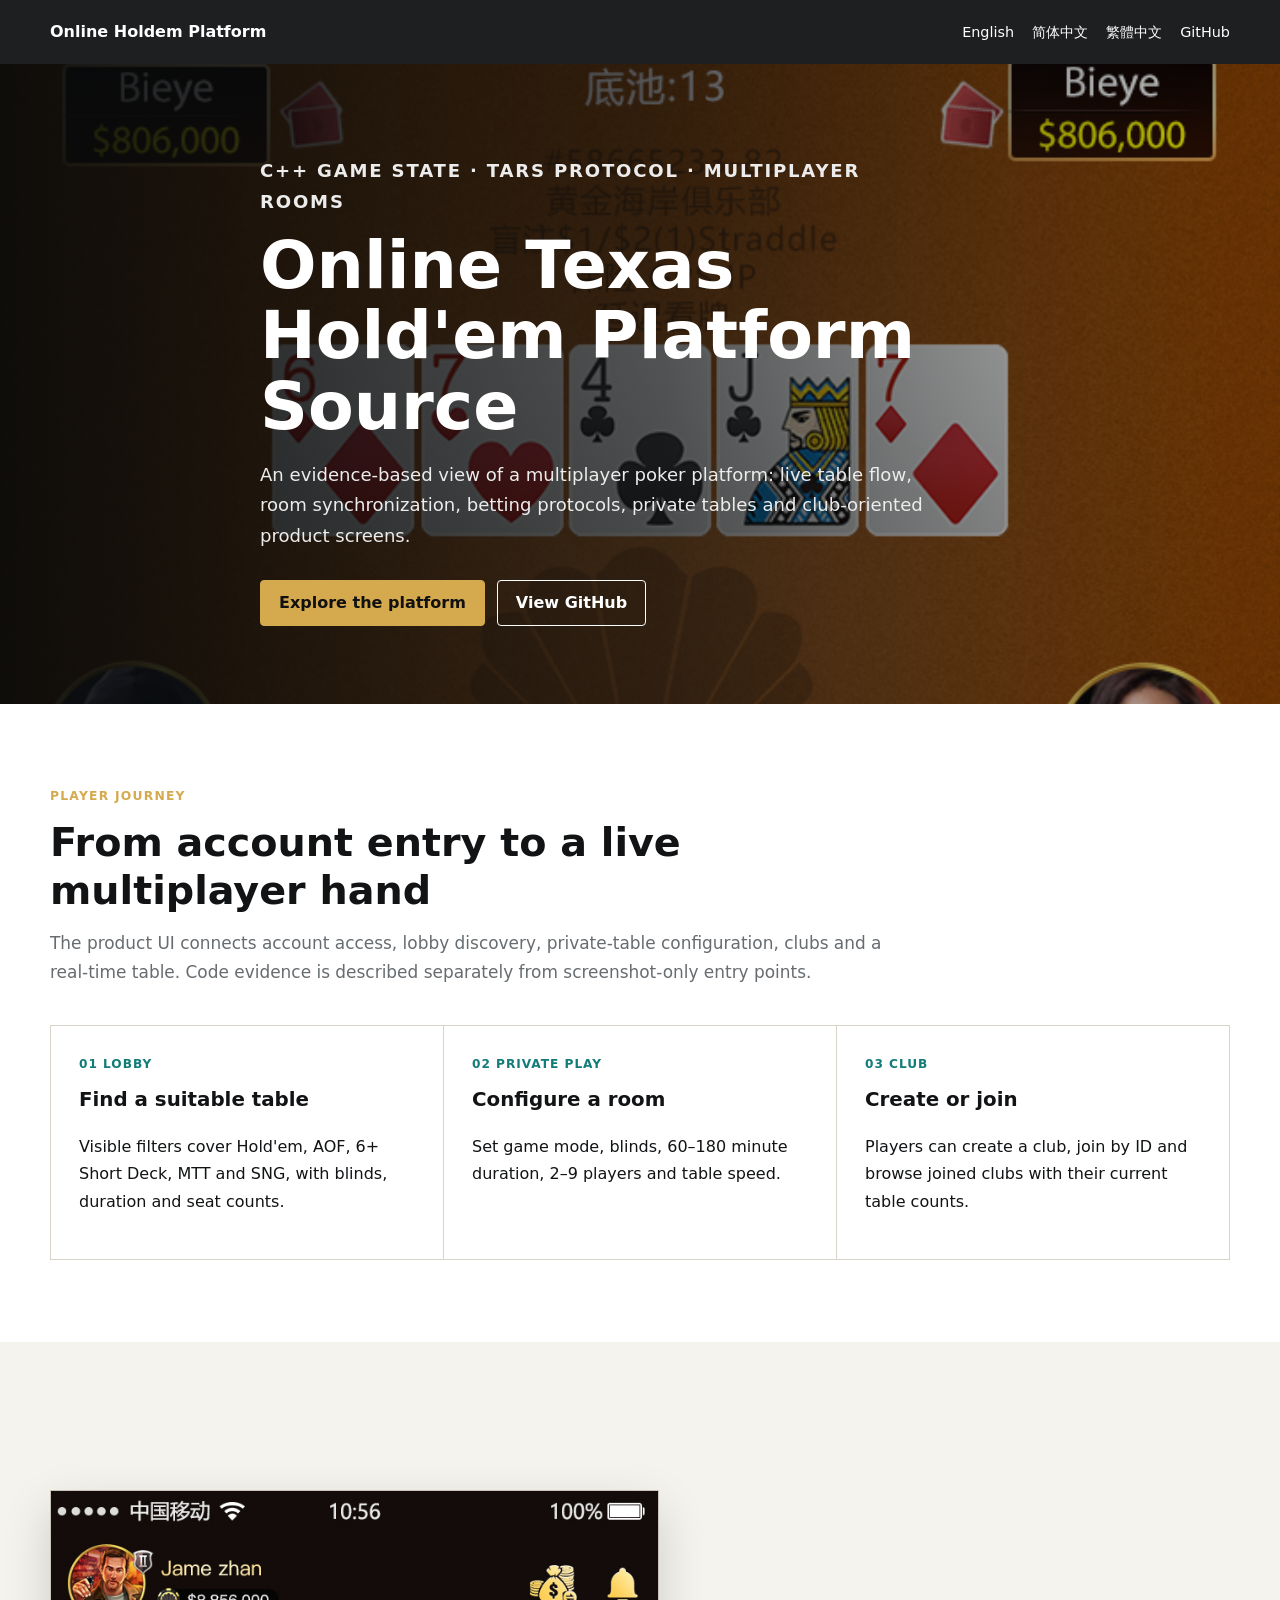
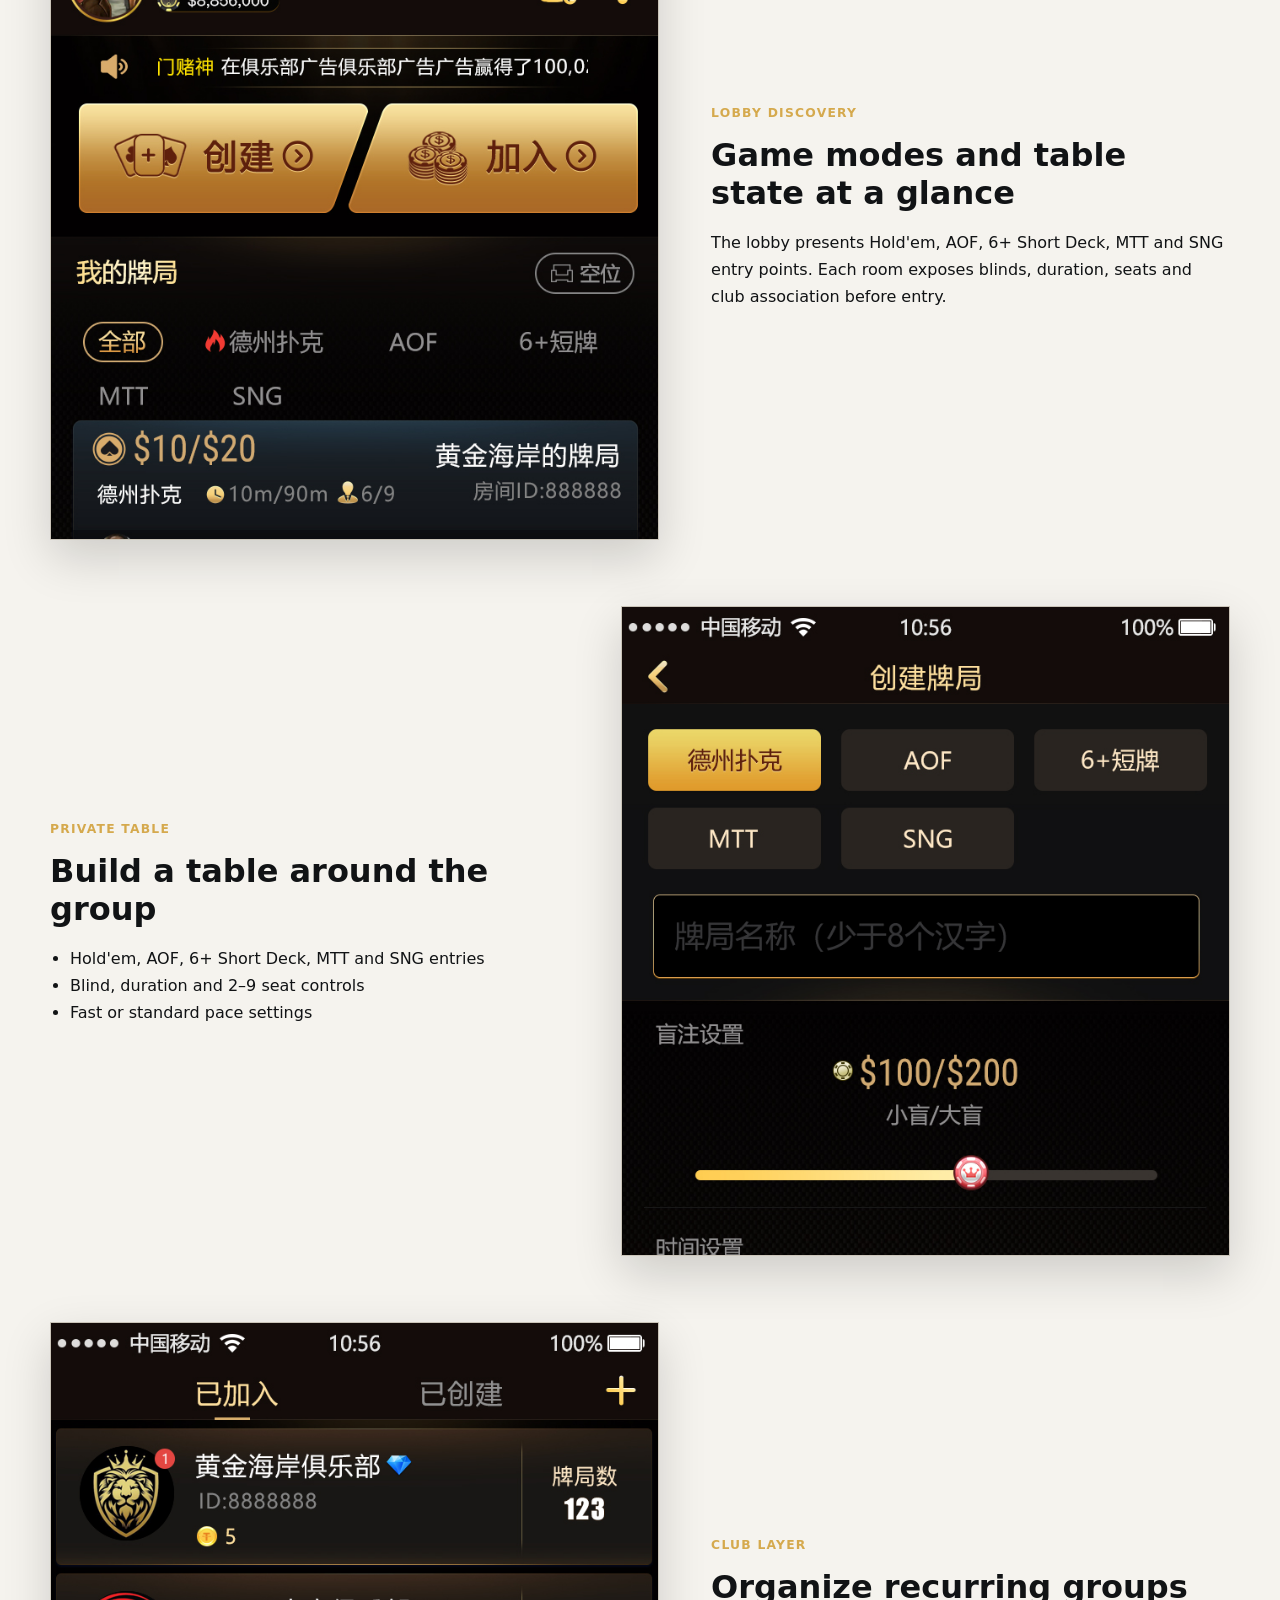
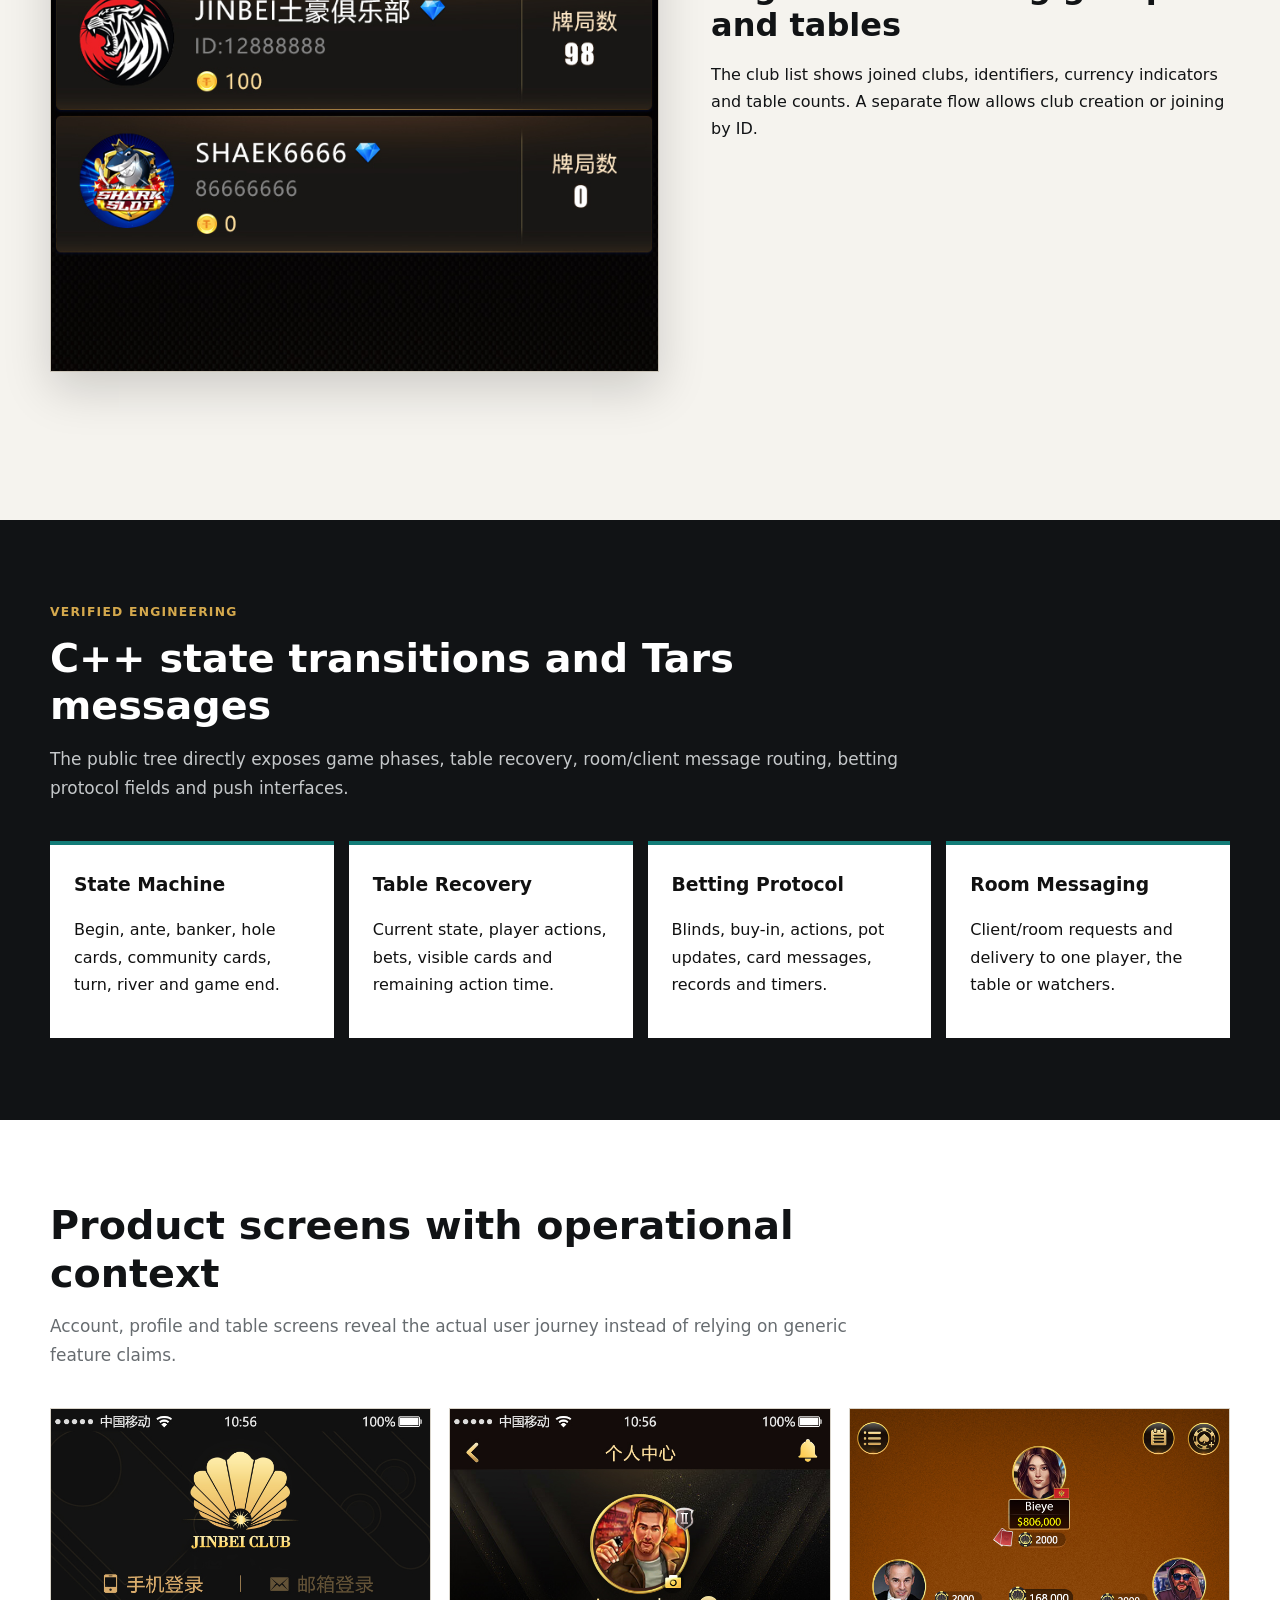
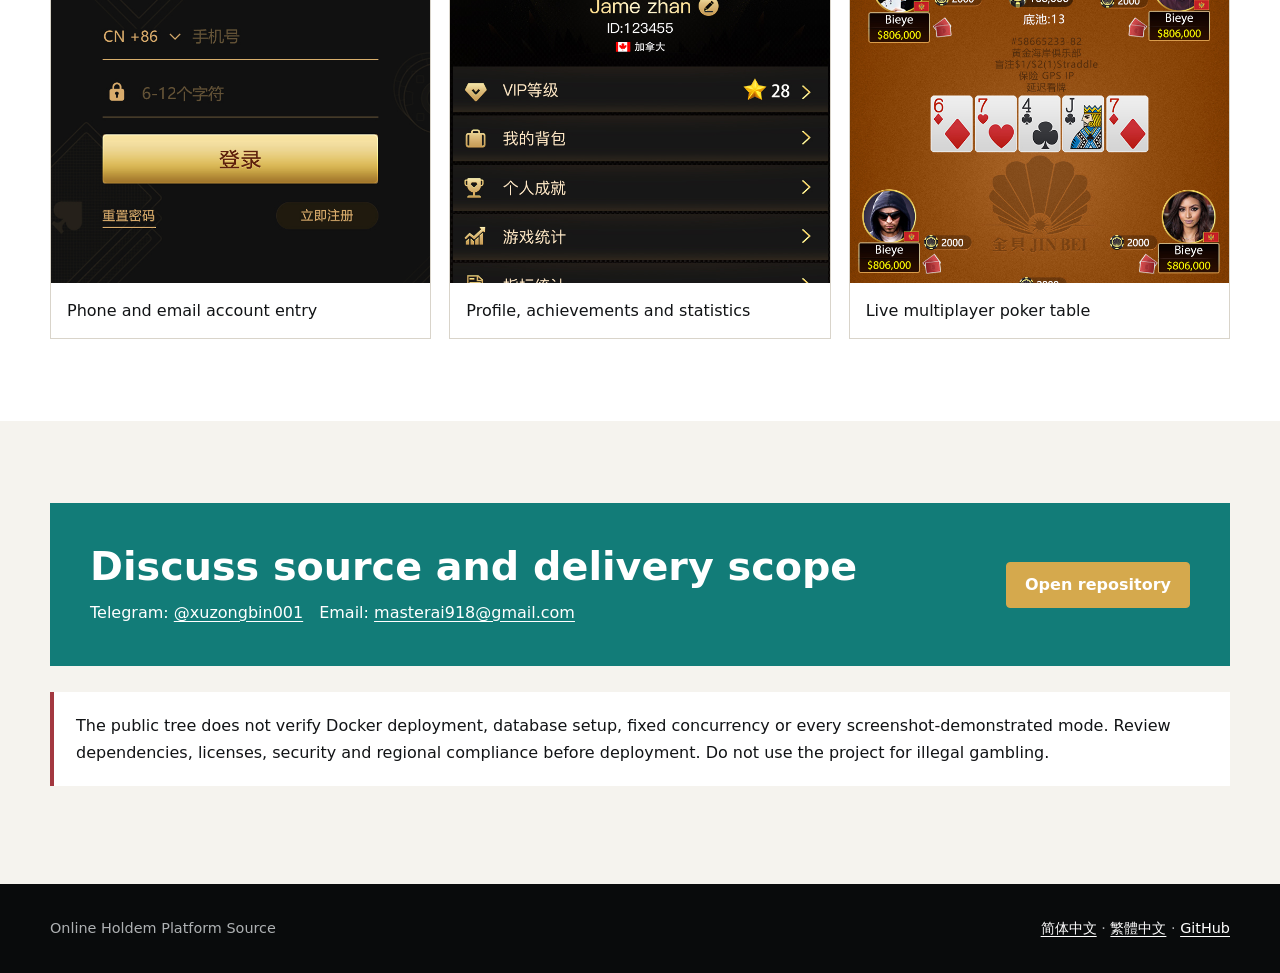
<file: docs/index.html>
<!doctype html><html lang="en"><head>
<meta name="google-site-verification" content="rrp5Uvgzi-1-rMxUBfhV3wjlNrFqzwnqiA4e3qsOLEM" />
<meta charset="utf-8"><meta name="viewport" content="width=device-width,initial-scale=1">
<title>Online Holdem Platform Source | C++ Server</title>
<meta name="description" content="Online Texas Holdem platform source code with a C++ game state machine, multiplayer rooms, betting protocols, private tables and club product screens.">
<meta name="robots" content="index,follow,max-image-preview:large"><link rel="canonical" href="https://deeptexas-ai.github.io/online-holdem-platform/">
<link rel="alternate" hreflang="en" href="https://deeptexas-ai.github.io/online-holdem-platform/"><link rel="alternate" hreflang="zh-CN" href="https://deeptexas-ai.github.io/online-holdem-platform/zh-cn/"><link rel="alternate" hreflang="zh-TW" href="https://deeptexas-ai.github.io/online-holdem-platform/zh-tw/"><link rel="alternate" hreflang="x-default" href="https://deeptexas-ai.github.io/online-holdem-platform/"><link rel="stylesheet" href="assets/style.css">
<meta property="og:type" content="website"><meta property="og:title" content="Online Texas Holdem Platform Source"><meta property="og:description" content="C++ hand state, room messages, betting protocols and real product screens."><meta property="og:url" content="https://deeptexas-ai.github.io/online-holdem-platform/"><meta property="og:image" content="https://deeptexas-ai.github.io/online-holdem-platform/assets/screenshots/5555.jpg">
<script type="application/ld+json">{"@context":"https://schema.org","@type":"SoftwareSourceCode","name":"Online Texas Holdem Platform Source","description":"C++ game state machine, multiplayer room messages and Tars betting protocols for an online Holdem platform.","url":"https://deeptexas-ai.github.io/online-holdem-platform/","codeRepository":"https://github.com/deeptexas-ai/online-holdem-platform","programmingLanguage":["C++","Tars IDL"],"image":"https://deeptexas-ai.github.io/online-holdem-platform/assets/screenshots/5555.jpg"}</script></head>
<body><nav class="topbar"><div class="wrap"><a class="brand" href="./">Online Holdem Platform</a><div class="nav"><a href="./">English</a><a href="zh-cn/">简体中文</a><a href="zh-tw/">繁體中文</a><a href="https://github.com/deeptexas-ai/online-holdem-platform">GitHub</a></div></div></nav>
<header class="hero"><div class="wrap hero-inner"><p class="eyebrow">C++ Game State · Tars Protocol · Multiplayer Rooms</p><h1>Online Texas Hold'em Platform Source</h1><p>An evidence-based view of a multiplayer poker platform: live table flow, room synchronization, betting protocols, private tables and club-oriented product screens.</p><div class="actions"><a class="button" href="#features">Explore the platform</a><a class="button alt" href="https://github.com/deeptexas-ai/online-holdem-platform">View GitHub</a></div></div></header>
<main><section class="section white" id="features"><div class="wrap"><p class="eyebrow">Player Journey</p><h2>From account entry to a live multiplayer hand</h2><p class="lead">The product UI connects account access, lobby discovery, private-table configuration, clubs and a real-time table. Code evidence is described separately from screenshot-only entry points.</p><div class="feature-grid"><article class="feature"><b>01 Lobby</b><h3>Find a suitable table</h3><p>Visible filters cover Hold'em, AOF, 6+ Short Deck, MTT and SNG, with blinds, duration and seat counts.</p></article><article class="feature"><b>02 Private Play</b><h3>Configure a room</h3><p>Set game mode, blinds, 60–180 minute duration, 2–9 players and table speed.</p></article><article class="feature"><b>03 Club</b><h3>Create or join</h3><p>Players can create a club, join by ID and browse joined clubs with their current table counts.</p></article></div></div></section>
<section class="section"><div class="wrap"><div class="story"><div class="media"><img src="assets/screenshots/1111.jpg" alt="Online Texas Holdem lobby with AOF Short Deck MTT and SNG"></div><div class="story-copy"><p class="eyebrow">Lobby Discovery</p><h3>Game modes and table state at a glance</h3><p>The lobby presents Hold'em, AOF, 6+ Short Deck, MTT and SNG entry points. Each room exposes blinds, duration, seats and club association before entry.</p></div></div><div class="story reverse"><div class="media"><img src="assets/screenshots/2222.jpg" alt="Private poker table mode blinds duration seats and speed settings"></div><div class="story-copy"><p class="eyebrow">Private Table</p><h3>Build a table around the group</h3><ul><li>Hold'em, AOF, 6+ Short Deck, MTT and SNG entries</li><li>Blind, duration and 2–9 seat controls</li><li>Fast or standard pace settings</li></ul></div></div><div class="story"><div class="media"><img src="assets/screenshots/3333.jpg" alt="Texas Holdem poker clubs and active table counts"></div><div class="story-copy"><p class="eyebrow">Club Layer</p><h3>Organize recurring groups and tables</h3><p>The club list shows joined clubs, identifiers, currency indicators and table counts. A separate flow allows club creation or joining by ID.</p></div></div></div></section>
<section class="section dark"><div class="wrap"><p class="eyebrow">Verified Engineering</p><h2>C++ state transitions and Tars messages</h2><p class="lead">The public tree directly exposes game phases, table recovery, room/client message routing, betting protocol fields and push interfaces.</p><div class="arch"><article class="layer"><h3>State Machine</h3><p>Begin, ante, banker, hole cards, community cards, turn, river and game end.</p></article><article class="layer"><h3>Table Recovery</h3><p>Current state, player actions, bets, visible cards and remaining action time.</p></article><article class="layer"><h3>Betting Protocol</h3><p>Blinds, buy-in, actions, pot updates, card messages, records and timers.</p></article><article class="layer"><h3>Room Messaging</h3><p>Client/room requests and delivery to one player, the table or watchers.</p></article></div></div></section>
<section class="section white"><div class="wrap"><h2>Product screens with operational context</h2><p class="lead">Account, profile and table screens reveal the actual user journey instead of relying on generic feature claims.</p><div class="gallery"><figure><img src="assets/screenshots/001.jpg" alt="Online Holdem phone and email account login"><figcaption>Phone and email account entry</figcaption></figure><figure><img src="assets/screenshots/4444.jpg" alt="Poker player profile achievements and statistics"><figcaption>Profile, achievements and statistics</figcaption></figure><figure><img src="assets/screenshots/5555.jpg" alt="Multiplayer real-time Texas Holdem poker table"><figcaption>Live multiplayer poker table</figcaption></figure></div></div></section>
<section class="section"><div class="wrap"><div class="contact"><div><h2>Discuss source and delivery scope</h2><p>Telegram: <a href="https://t.me/xuzongbin001">@xuzongbin001</a>　Email: <a href="mailto:masterai918@gmail.com">masterai918@gmail.com</a></p></div><a class="button" href="https://github.com/deeptexas-ai/online-holdem-platform">Open repository</a></div><p class="scope">The public tree does not verify Docker deployment, database setup, fixed concurrency or every screenshot-demonstrated mode. Review dependencies, licenses, security and regional compliance before deployment. Do not use the project for illegal gambling.</p></div></section></main>
<footer class="footer"><div class="wrap"><span>Online Holdem Platform Source</span><span><a href="zh-cn/">简体中文</a> · <a href="zh-tw/">繁體中文</a> · <a href="https://github.com/deeptexas-ai/online-holdem-platform">GitHub</a></span></div></footer></body></html>
</file>
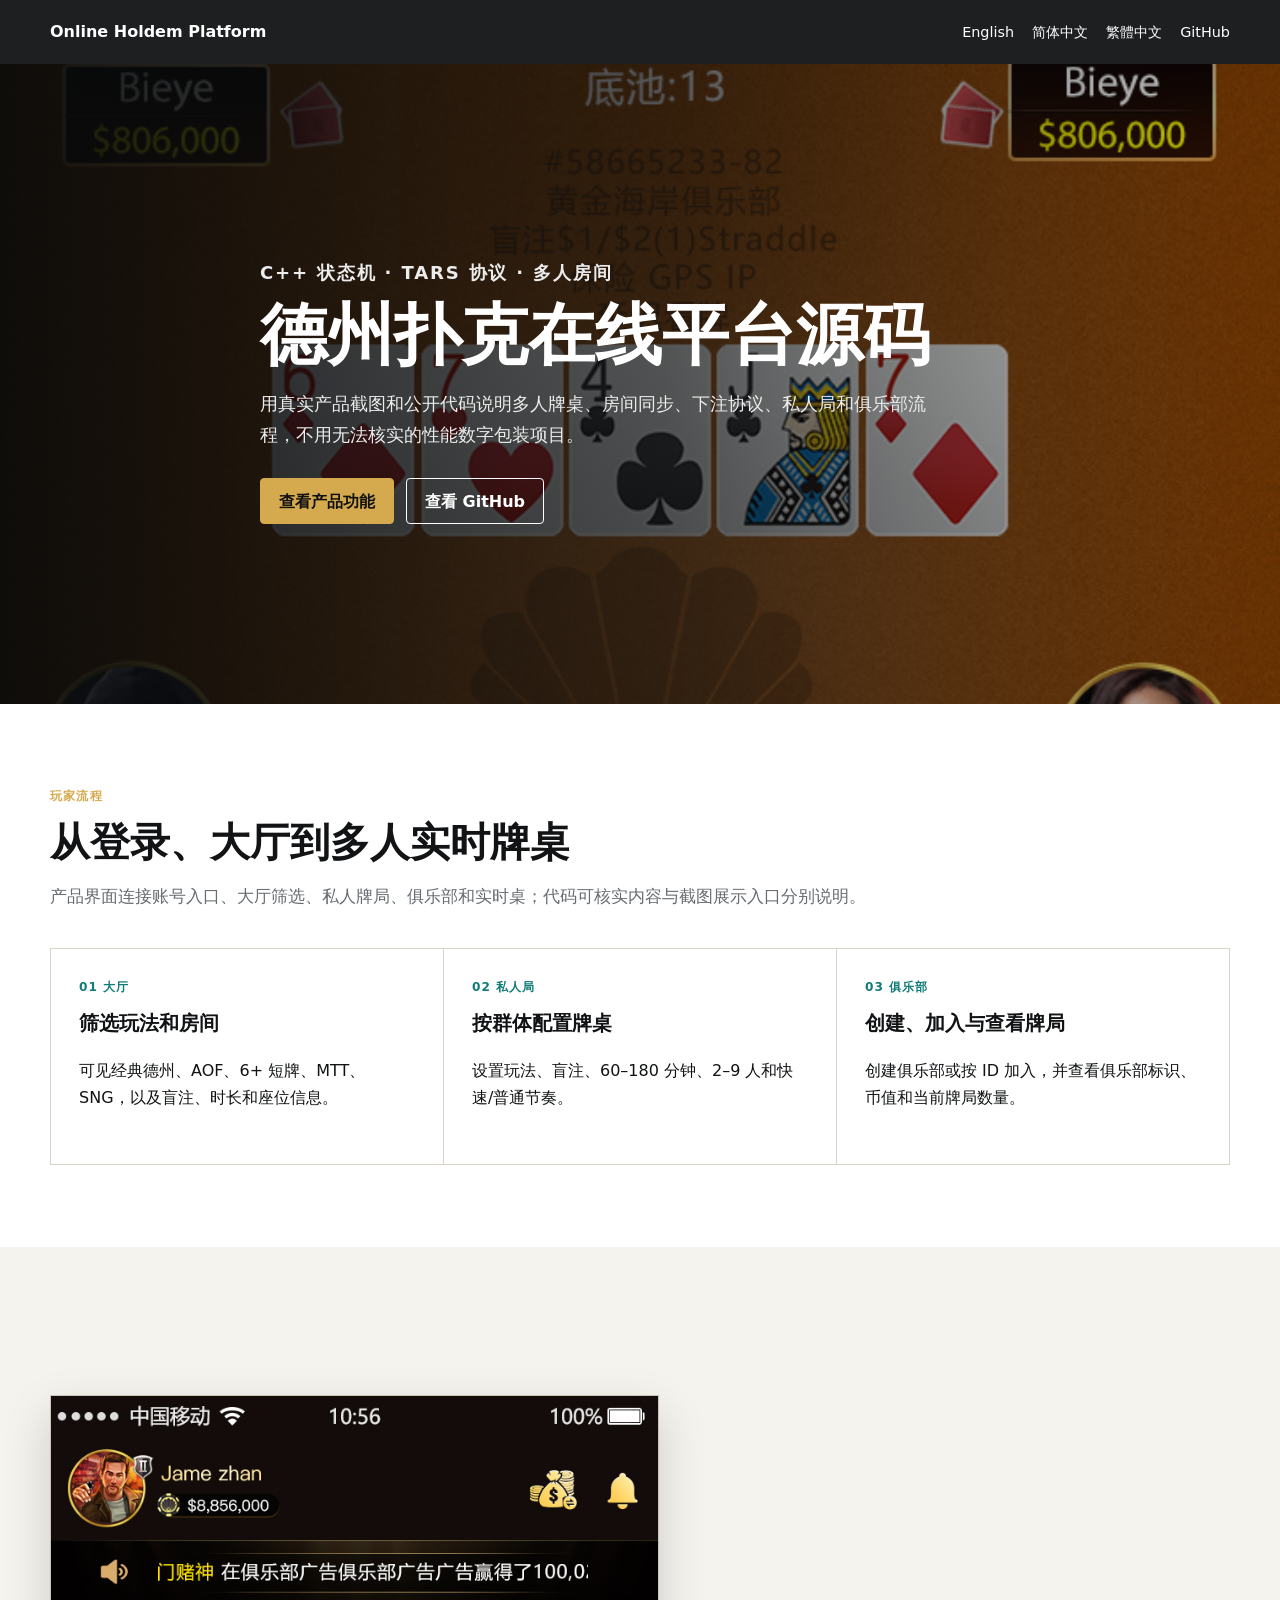
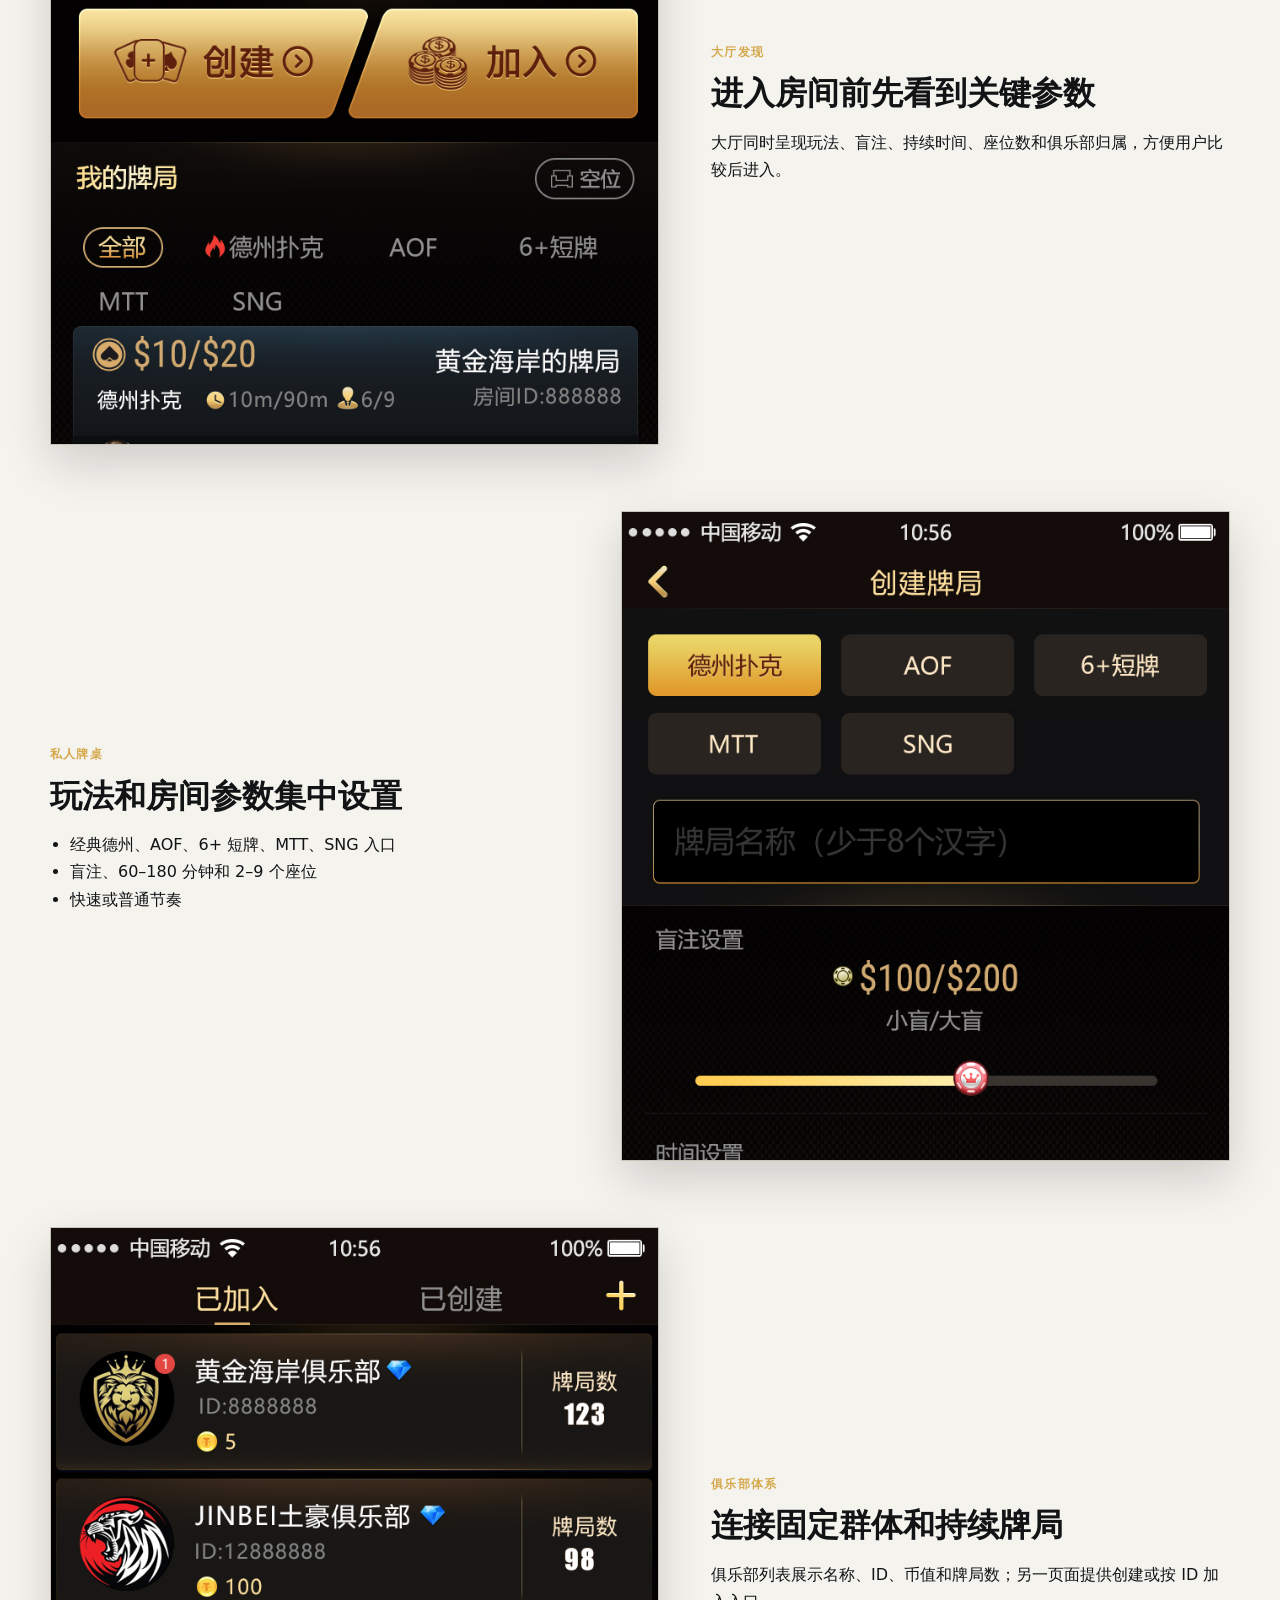
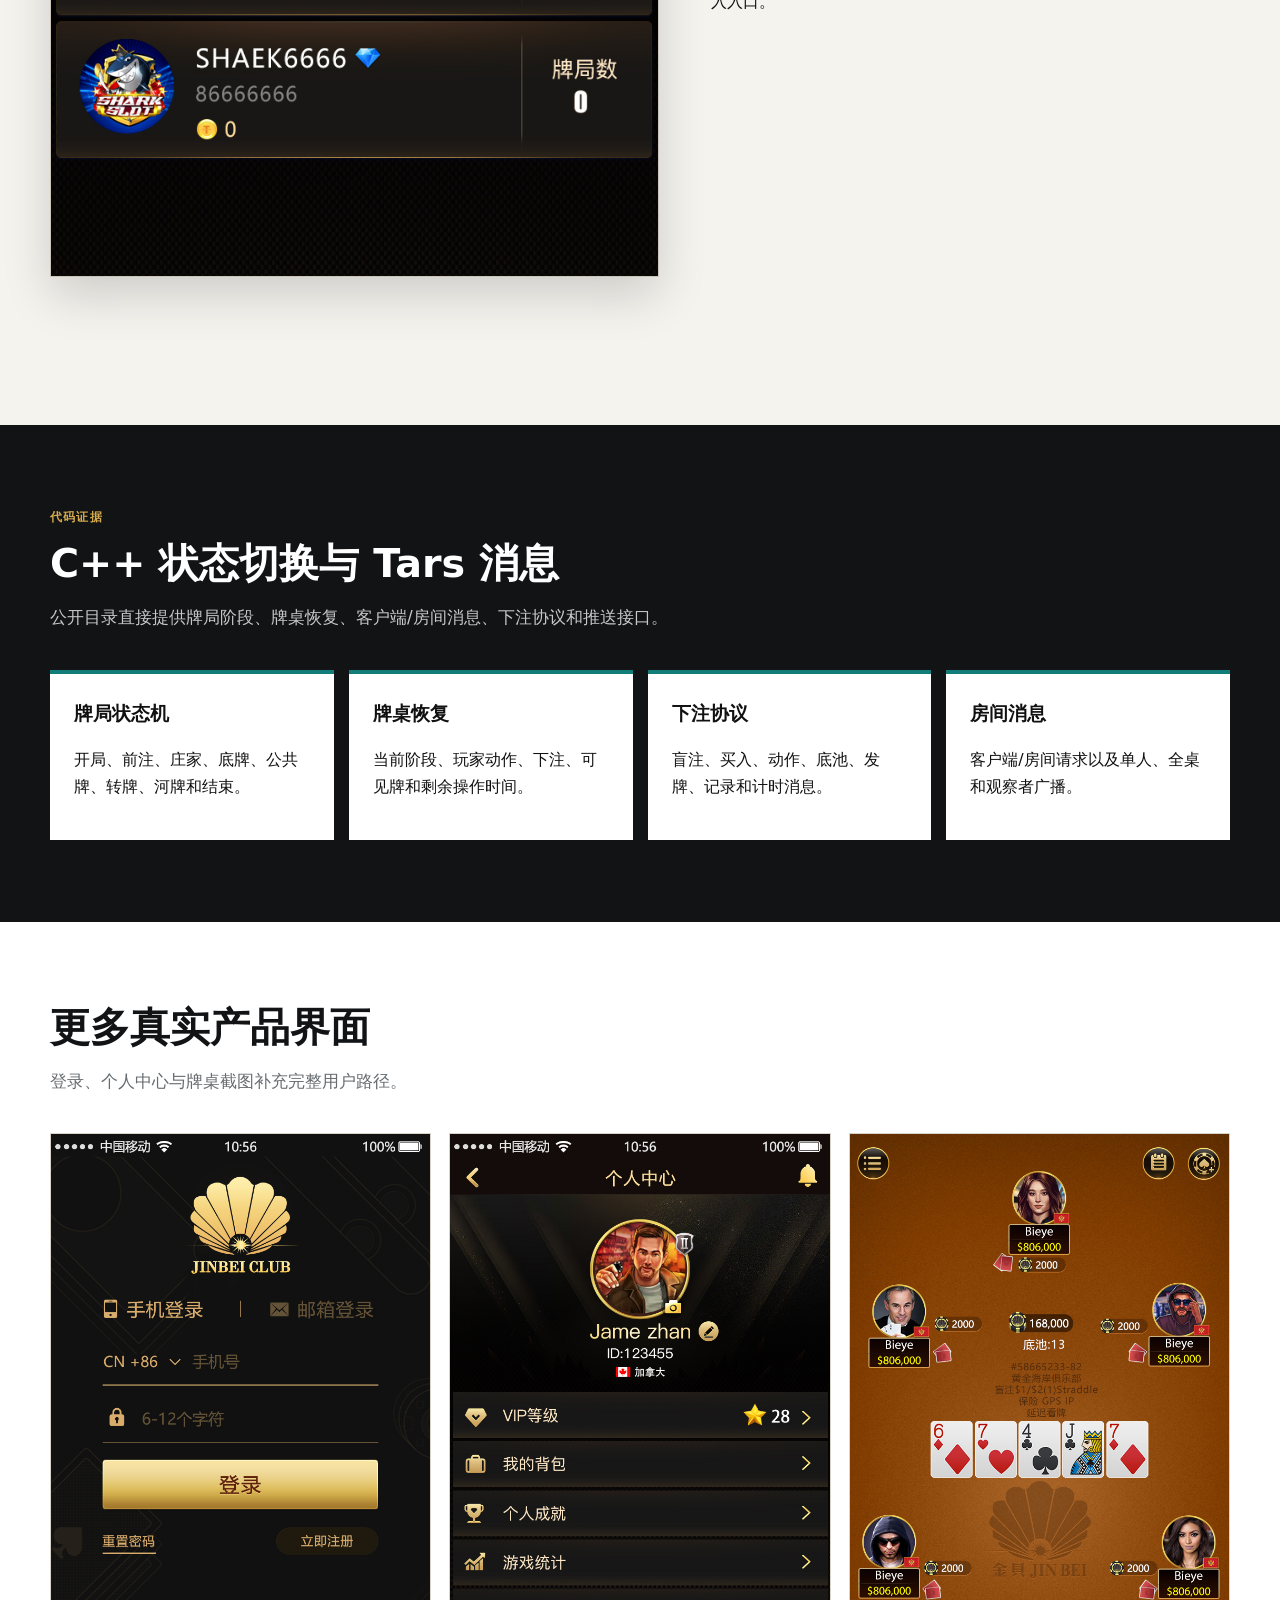
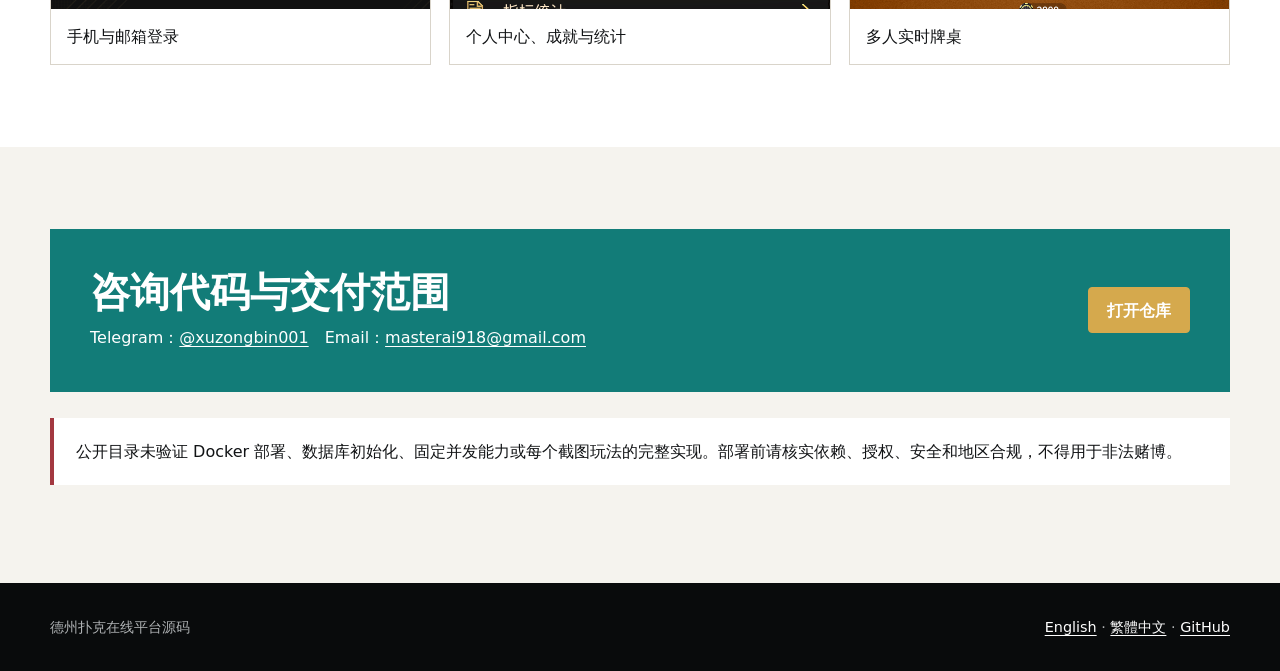
<file: docs/zh-cn/index.html>
<!doctype html><html lang="zh-CN"><head><meta charset="utf-8"><meta name="viewport" content="width=device-width,initial-scale=1"><title>德州扑克在线平台源码 | C++牌局服务</title><meta name="description" content="德州扑克在线平台源码：C++牌局状态机、多人房间、下注协议、私人局、俱乐部与真实产品截图。"><meta name="robots" content="index,follow,max-image-preview:large"><link rel="canonical" href="https://deeptexas-ai.github.io/online-holdem-platform/zh-cn/"><link rel="alternate" hreflang="en" href="https://deeptexas-ai.github.io/online-holdem-platform/"><link rel="alternate" hreflang="zh-CN" href="https://deeptexas-ai.github.io/online-holdem-platform/zh-cn/"><link rel="alternate" hreflang="zh-TW" href="https://deeptexas-ai.github.io/online-holdem-platform/zh-tw/"><link rel="alternate" hreflang="x-default" href="https://deeptexas-ai.github.io/online-holdem-platform/"><link rel="stylesheet" href="../assets/style.css"><meta property="og:title" content="德州扑克在线平台源码"><meta property="og:image" content="https://deeptexas-ai.github.io/online-holdem-platform/assets/screenshots/5555.jpg"></head>
<body><nav class="topbar"><div class="wrap"><a class="brand" href="../">Online Holdem Platform</a><div class="nav"><a href="../">English</a><a href="./">简体中文</a><a href="../zh-tw/">繁體中文</a><a href="https://github.com/deeptexas-ai/online-holdem-platform">GitHub</a></div></div></nav><header class="hero"><div class="wrap hero-inner"><p class="eyebrow">C++ 状态机 · Tars 协议 · 多人房间</p><h1>德州扑克在线平台源码</h1><p>用真实产品截图和公开代码说明多人牌桌、房间同步、下注协议、私人局和俱乐部流程，不用无法核实的性能数字包装项目。</p><div class="actions"><a class="button" href="#features">查看产品功能</a><a class="button alt" href="https://github.com/deeptexas-ai/online-holdem-platform">查看 GitHub</a></div></div></header>
<main><section class="section white" id="features"><div class="wrap"><p class="eyebrow">玩家流程</p><h2>从登录、大厅到多人实时牌桌</h2><p class="lead">产品界面连接账号入口、大厅筛选、私人牌局、俱乐部和实时桌；代码可核实内容与截图展示入口分别说明。</p><div class="feature-grid"><article class="feature"><b>01 大厅</b><h3>筛选玩法和房间</h3><p>可见经典德州、AOF、6+ 短牌、MTT、SNG，以及盲注、时长和座位信息。</p></article><article class="feature"><b>02 私人局</b><h3>按群体配置牌桌</h3><p>设置玩法、盲注、60–180 分钟、2–9 人和快速/普通节奏。</p></article><article class="feature"><b>03 俱乐部</b><h3>创建、加入与查看牌局</h3><p>创建俱乐部或按 ID 加入，并查看俱乐部标识、币值和当前牌局数量。</p></article></div></div></section>
<section class="section"><div class="wrap"><div class="story"><div class="media"><img src="../assets/screenshots/1111.jpg" alt="德州扑克大厅AOF短牌MTT和SNG"></div><div class="story-copy"><p class="eyebrow">大厅发现</p><h3>进入房间前先看到关键参数</h3><p>大厅同时呈现玩法、盲注、持续时间、座位数和俱乐部归属，方便用户比较后进入。</p></div></div><div class="story reverse"><div class="media"><img src="../assets/screenshots/2222.jpg" alt="德州扑克私人局盲注时长人数和速度设置"></div><div class="story-copy"><p class="eyebrow">私人牌桌</p><h3>玩法和房间参数集中设置</h3><ul><li>经典德州、AOF、6+ 短牌、MTT、SNG 入口</li><li>盲注、60–180 分钟和 2–9 个座位</li><li>快速或普通节奏</li></ul></div></div><div class="story"><div class="media"><img src="../assets/screenshots/3333.jpg" alt="德州扑克俱乐部列表与牌局数"></div><div class="story-copy"><p class="eyebrow">俱乐部体系</p><h3>连接固定群体和持续牌局</h3><p>俱乐部列表展示名称、ID、币值和牌局数；另一页面提供创建或按 ID 加入入口。</p></div></div></div></section>
<section class="section dark"><div class="wrap"><p class="eyebrow">代码证据</p><h2>C++ 状态切换与 Tars 消息</h2><p class="lead">公开目录直接提供牌局阶段、牌桌恢复、客户端/房间消息、下注协议和推送接口。</p><div class="arch"><article class="layer"><h3>牌局状态机</h3><p>开局、前注、庄家、底牌、公共牌、转牌、河牌和结束。</p></article><article class="layer"><h3>牌桌恢复</h3><p>当前阶段、玩家动作、下注、可见牌和剩余操作时间。</p></article><article class="layer"><h3>下注协议</h3><p>盲注、买入、动作、底池、发牌、记录和计时消息。</p></article><article class="layer"><h3>房间消息</h3><p>客户端/房间请求以及单人、全桌和观察者广播。</p></article></div></div></section>
<section class="section white"><div class="wrap"><h2>更多真实产品界面</h2><p class="lead">登录、个人中心与牌桌截图补充完整用户路径。</p><div class="gallery"><figure><img src="../assets/screenshots/001.jpg" alt="德州扑克手机和邮箱登录"><figcaption>手机与邮箱登录</figcaption></figure><figure><img src="../assets/screenshots/4444.jpg" alt="德州扑克个人中心成就和统计"><figcaption>个人中心、成就与统计</figcaption></figure><figure><img src="../assets/screenshots/5555.jpg" alt="德州扑克多人实时牌桌"><figcaption>多人实时牌桌</figcaption></figure></div></div></section>
<section class="section"><div class="wrap"><div class="contact"><div><h2>咨询代码与交付范围</h2><p>Telegram：<a href="https://t.me/xuzongbin001">@xuzongbin001</a>　Email：<a href="mailto:masterai918@gmail.com">masterai918@gmail.com</a></p></div><a class="button" href="https://github.com/deeptexas-ai/online-holdem-platform">打开仓库</a></div><p class="scope">公开目录未验证 Docker 部署、数据库初始化、固定并发能力或每个截图玩法的完整实现。部署前请核实依赖、授权、安全和地区合规，不得用于非法赌博。</p></div></section></main><footer class="footer"><div class="wrap"><span>德州扑克在线平台源码</span><span><a href="../">English</a> · <a href="../zh-tw/">繁體中文</a> · <a href="https://github.com/deeptexas-ai/online-holdem-platform">GitHub</a></span></div></footer></body></html>
</file>
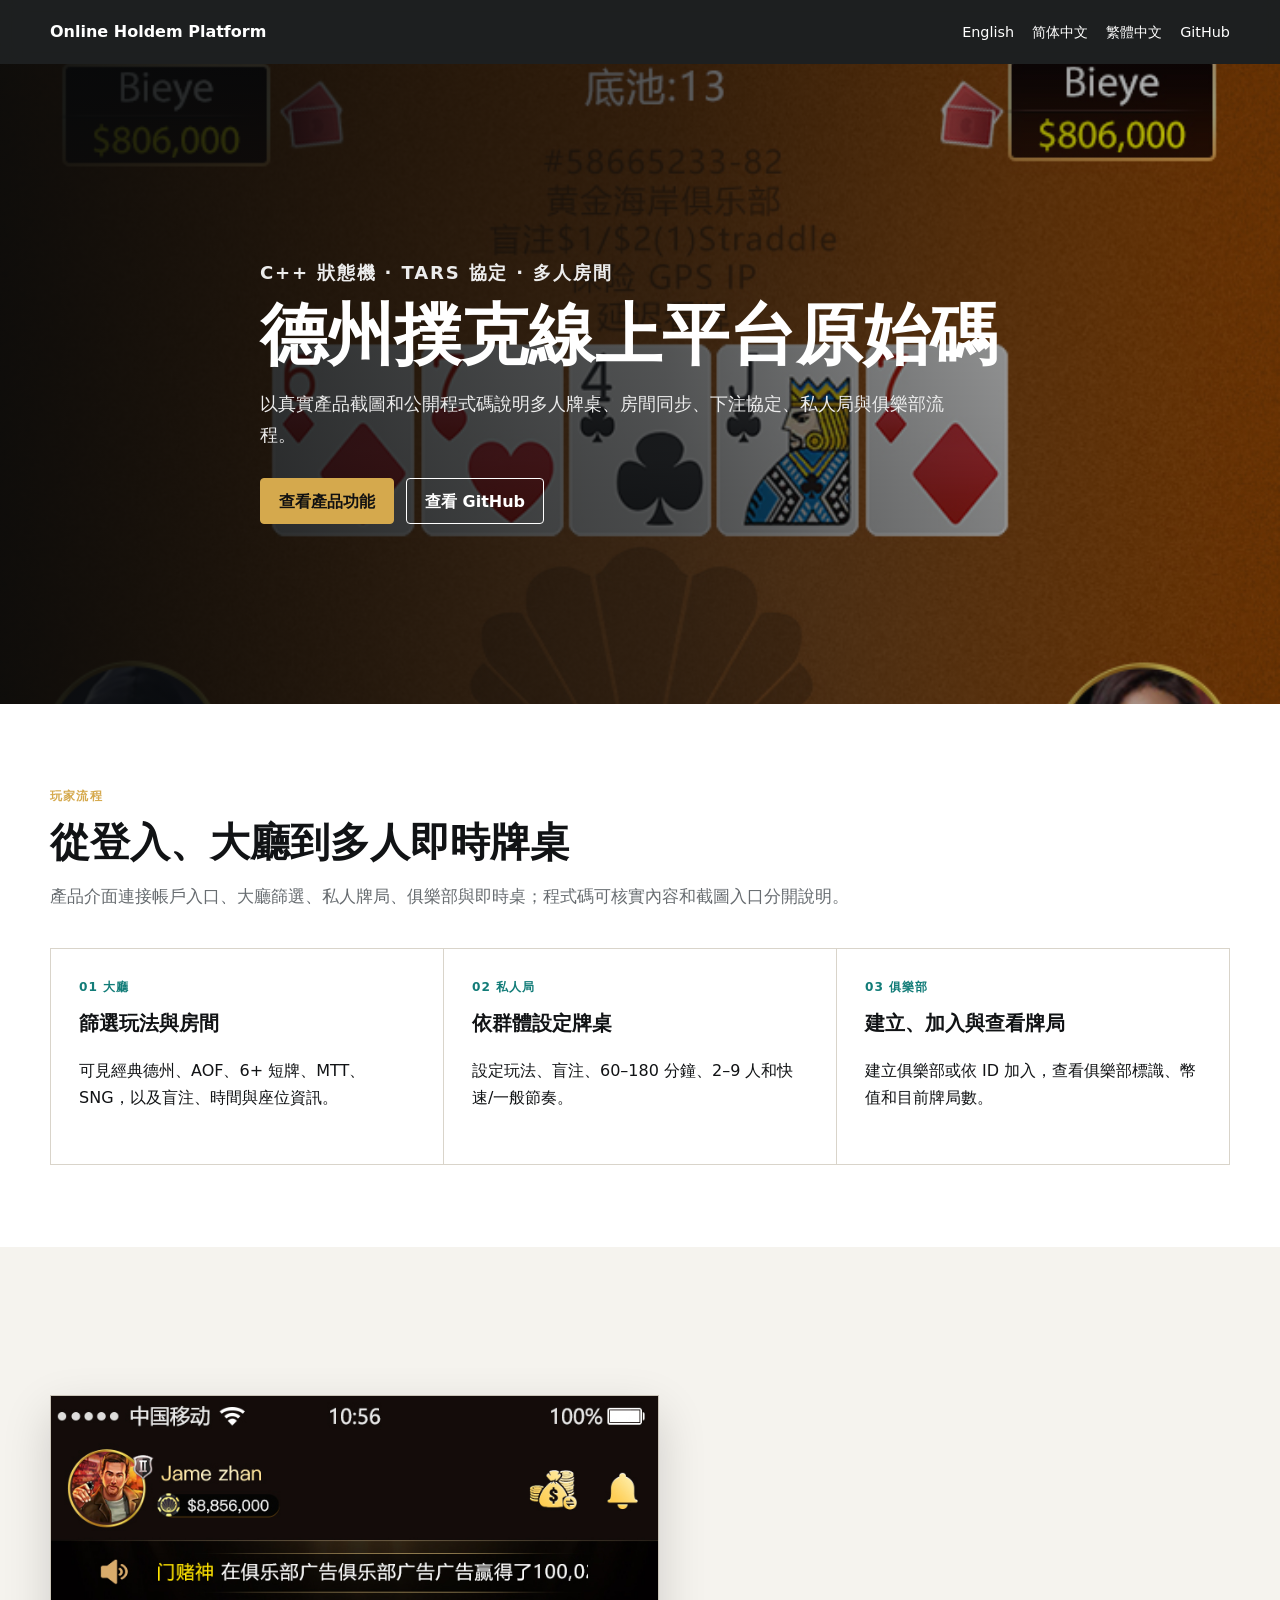
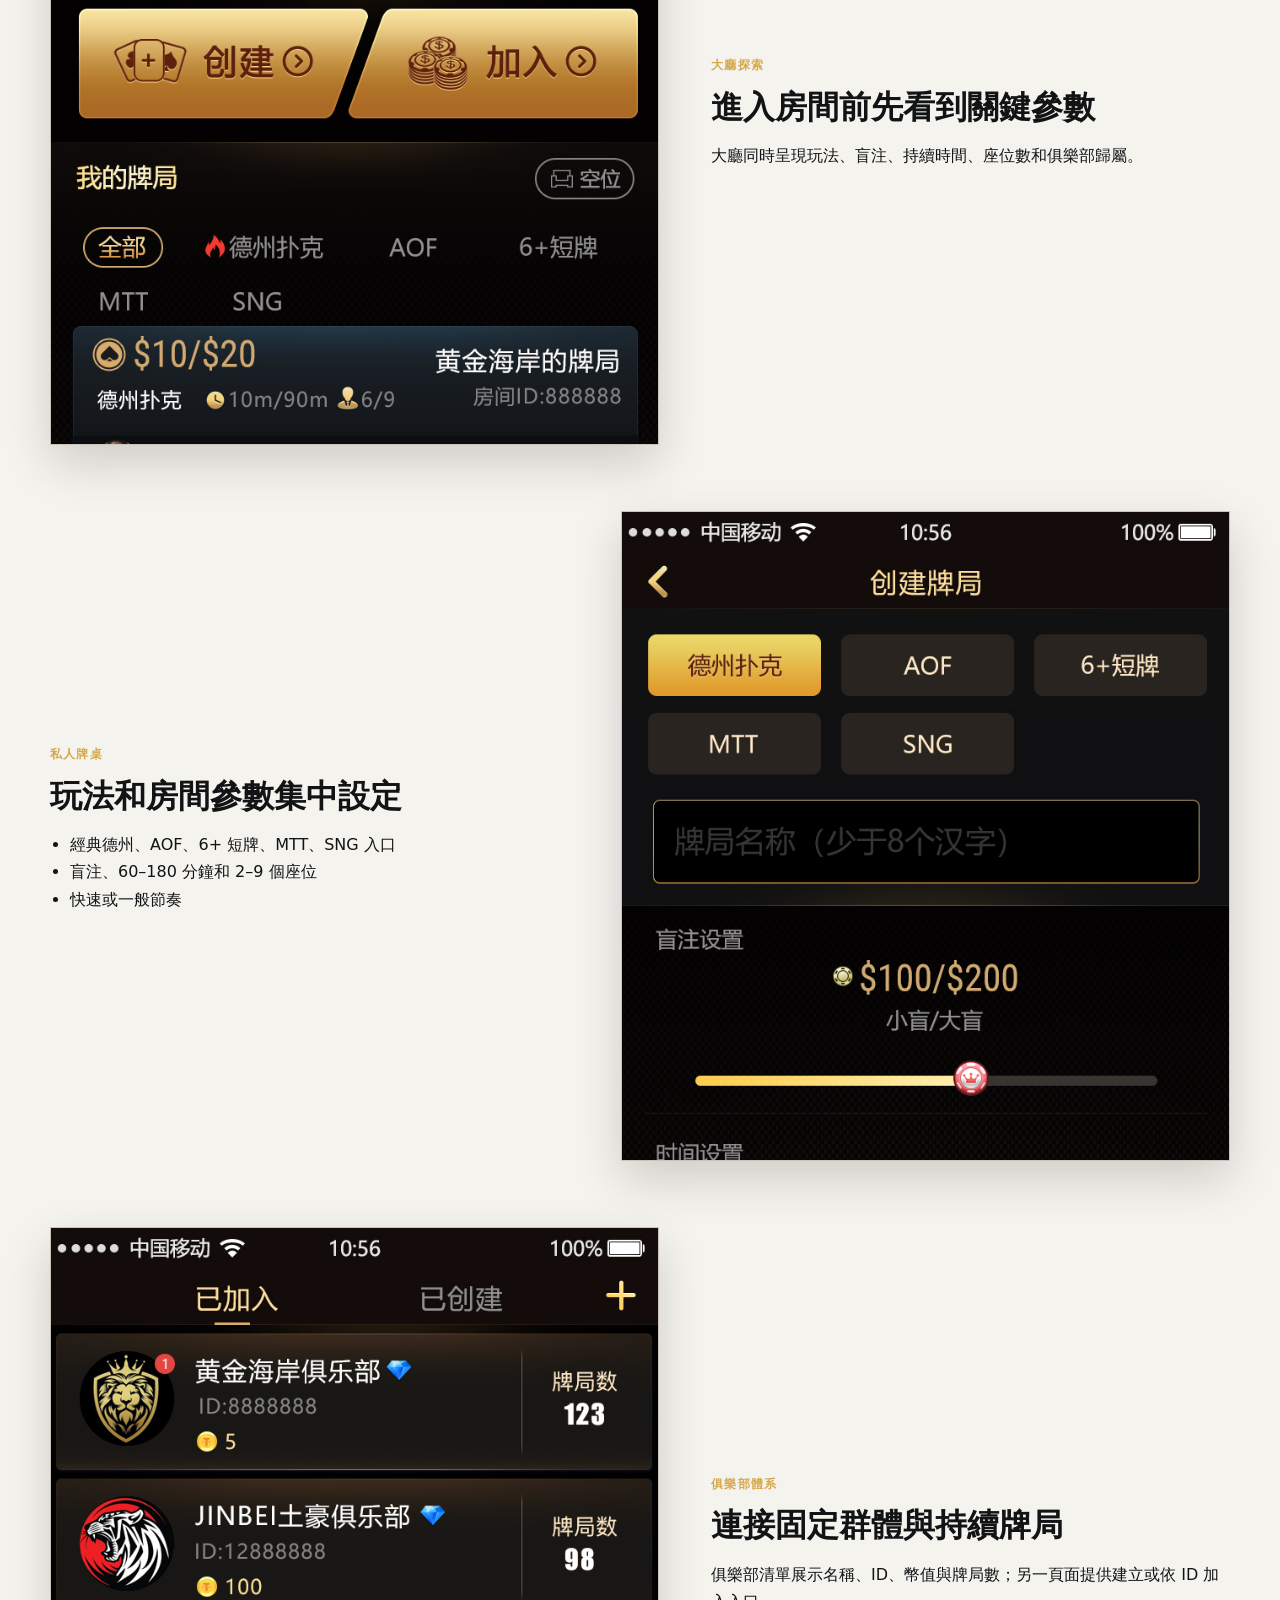
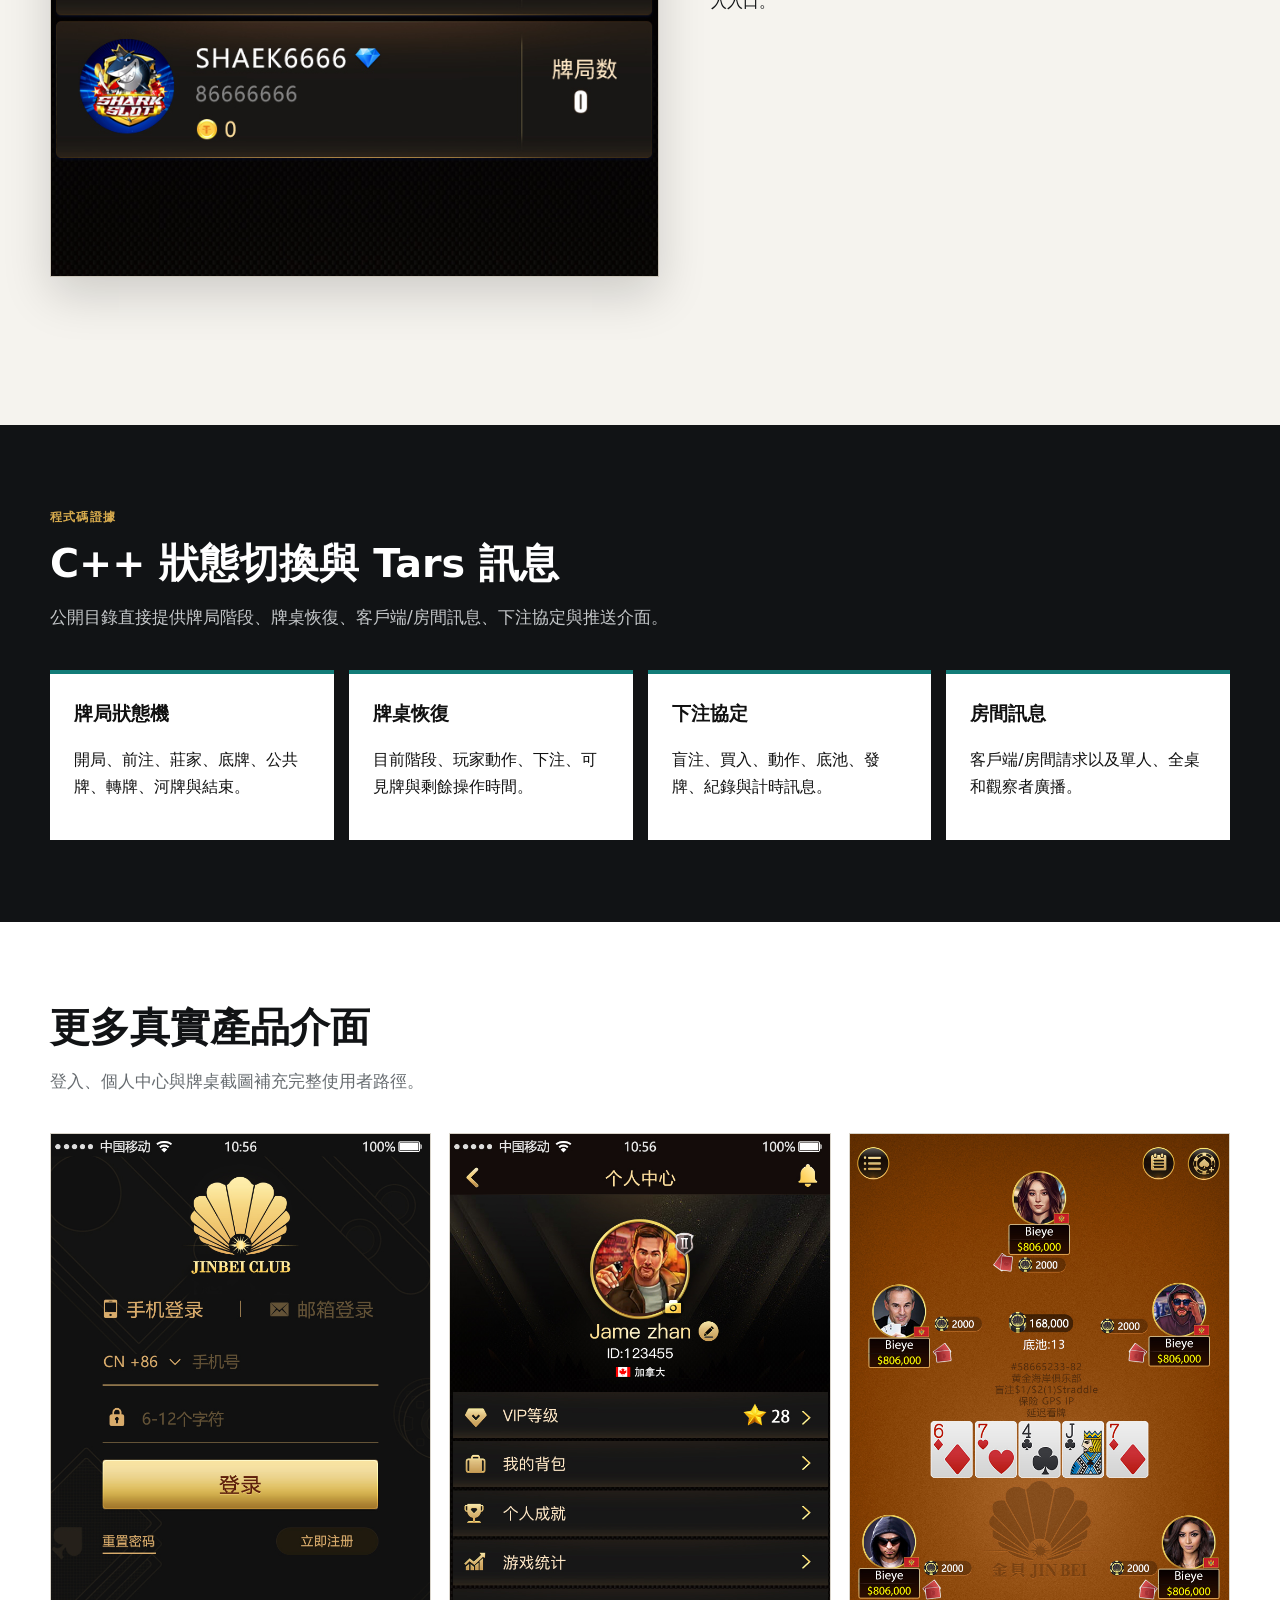
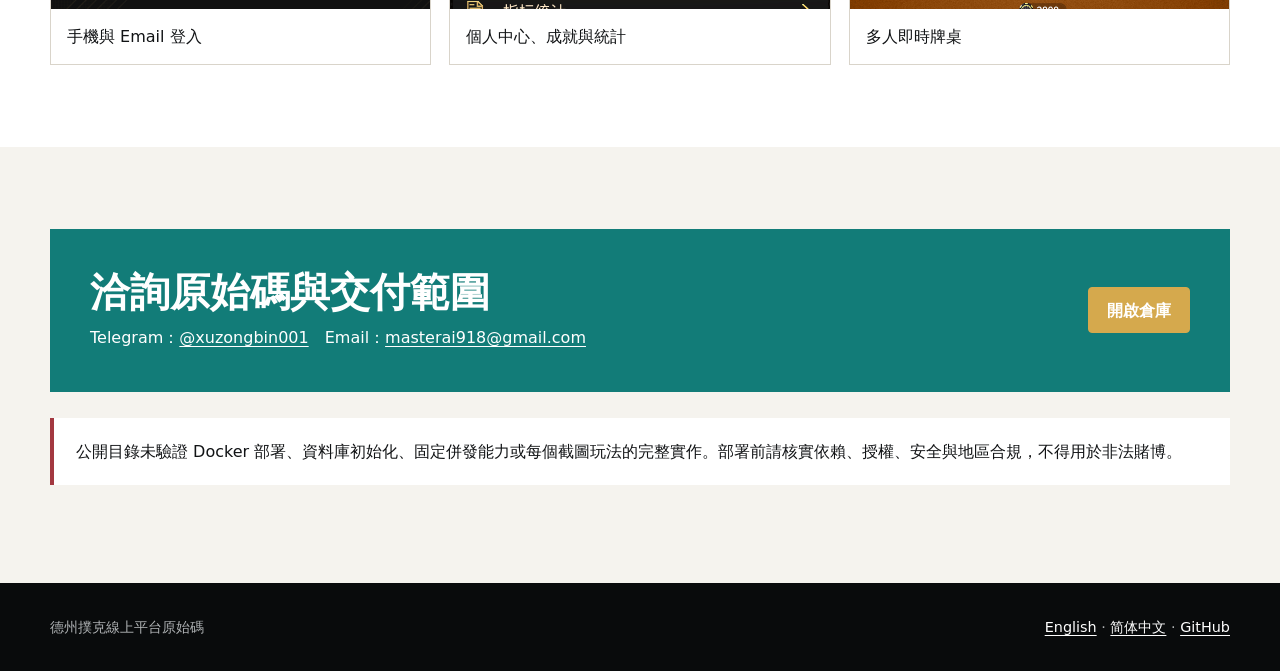
<file: docs/zh-tw/index.html>
<!doctype html><html lang="zh-TW"><head><meta charset="utf-8"><meta name="viewport" content="width=device-width,initial-scale=1"><title>德州撲克線上平台原始碼 | C++牌局服務</title><meta name="description" content="德州撲克線上平台原始碼：C++牌局狀態機、多人房間、下注協定、私人局、俱樂部與真實產品截圖。"><meta name="robots" content="index,follow,max-image-preview:large"><link rel="canonical" href="https://deeptexas-ai.github.io/online-holdem-platform/zh-tw/"><link rel="alternate" hreflang="en" href="https://deeptexas-ai.github.io/online-holdem-platform/"><link rel="alternate" hreflang="zh-CN" href="https://deeptexas-ai.github.io/online-holdem-platform/zh-cn/"><link rel="alternate" hreflang="zh-TW" href="https://deeptexas-ai.github.io/online-holdem-platform/zh-tw/"><link rel="alternate" hreflang="x-default" href="https://deeptexas-ai.github.io/online-holdem-platform/"><link rel="stylesheet" href="../assets/style.css"><meta property="og:title" content="德州撲克線上平台原始碼"><meta property="og:image" content="https://deeptexas-ai.github.io/online-holdem-platform/assets/screenshots/5555.jpg"></head>
<body><nav class="topbar"><div class="wrap"><a class="brand" href="../">Online Holdem Platform</a><div class="nav"><a href="../">English</a><a href="../zh-cn/">简体中文</a><a href="./">繁體中文</a><a href="https://github.com/deeptexas-ai/online-holdem-platform">GitHub</a></div></div></nav><header class="hero"><div class="wrap hero-inner"><p class="eyebrow">C++ 狀態機 · Tars 協定 · 多人房間</p><h1>德州撲克線上平台原始碼</h1><p>以真實產品截圖和公開程式碼說明多人牌桌、房間同步、下注協定、私人局與俱樂部流程。</p><div class="actions"><a class="button" href="#features">查看產品功能</a><a class="button alt" href="https://github.com/deeptexas-ai/online-holdem-platform">查看 GitHub</a></div></div></header>
<main><section class="section white" id="features"><div class="wrap"><p class="eyebrow">玩家流程</p><h2>從登入、大廳到多人即時牌桌</h2><p class="lead">產品介面連接帳戶入口、大廳篩選、私人牌局、俱樂部與即時桌；程式碼可核實內容和截圖入口分開說明。</p><div class="feature-grid"><article class="feature"><b>01 大廳</b><h3>篩選玩法與房間</h3><p>可見經典德州、AOF、6+ 短牌、MTT、SNG，以及盲注、時間與座位資訊。</p></article><article class="feature"><b>02 私人局</b><h3>依群體設定牌桌</h3><p>設定玩法、盲注、60–180 分鐘、2–9 人和快速/一般節奏。</p></article><article class="feature"><b>03 俱樂部</b><h3>建立、加入與查看牌局</h3><p>建立俱樂部或依 ID 加入，查看俱樂部標識、幣值和目前牌局數。</p></article></div></div></section>
<section class="section"><div class="wrap"><div class="story"><div class="media"><img src="../assets/screenshots/1111.jpg" alt="德州撲克大廳AOF短牌MTT和SNG"></div><div class="story-copy"><p class="eyebrow">大廳探索</p><h3>進入房間前先看到關鍵參數</h3><p>大廳同時呈現玩法、盲注、持續時間、座位數和俱樂部歸屬。</p></div></div><div class="story reverse"><div class="media"><img src="../assets/screenshots/2222.jpg" alt="德州撲克私人局盲注時間人數與速度設定"></div><div class="story-copy"><p class="eyebrow">私人牌桌</p><h3>玩法和房間參數集中設定</h3><ul><li>經典德州、AOF、6+ 短牌、MTT、SNG 入口</li><li>盲注、60–180 分鐘和 2–9 個座位</li><li>快速或一般節奏</li></ul></div></div><div class="story"><div class="media"><img src="../assets/screenshots/3333.jpg" alt="德州撲克俱樂部清單與牌局數"></div><div class="story-copy"><p class="eyebrow">俱樂部體系</p><h3>連接固定群體與持續牌局</h3><p>俱樂部清單展示名稱、ID、幣值與牌局數；另一頁面提供建立或依 ID 加入入口。</p></div></div></div></section>
<section class="section dark"><div class="wrap"><p class="eyebrow">程式碼證據</p><h2>C++ 狀態切換與 Tars 訊息</h2><p class="lead">公開目錄直接提供牌局階段、牌桌恢復、客戶端/房間訊息、下注協定與推送介面。</p><div class="arch"><article class="layer"><h3>牌局狀態機</h3><p>開局、前注、莊家、底牌、公共牌、轉牌、河牌與結束。</p></article><article class="layer"><h3>牌桌恢復</h3><p>目前階段、玩家動作、下注、可見牌與剩餘操作時間。</p></article><article class="layer"><h3>下注協定</h3><p>盲注、買入、動作、底池、發牌、紀錄與計時訊息。</p></article><article class="layer"><h3>房間訊息</h3><p>客戶端/房間請求以及單人、全桌和觀察者廣播。</p></article></div></div></section>
<section class="section white"><div class="wrap"><h2>更多真實產品介面</h2><p class="lead">登入、個人中心與牌桌截圖補充完整使用者路徑。</p><div class="gallery"><figure><img src="../assets/screenshots/001.jpg" alt="德州撲克手機與Email登入"><figcaption>手機與 Email 登入</figcaption></figure><figure><img src="../assets/screenshots/4444.jpg" alt="德州撲克個人中心成就與統計"><figcaption>個人中心、成就與統計</figcaption></figure><figure><img src="../assets/screenshots/5555.jpg" alt="德州撲克多人即時牌桌"><figcaption>多人即時牌桌</figcaption></figure></div></div></section>
<section class="section"><div class="wrap"><div class="contact"><div><h2>洽詢原始碼與交付範圍</h2><p>Telegram：<a href="https://t.me/xuzongbin001">@xuzongbin001</a>　Email：<a href="mailto:masterai918@gmail.com">masterai918@gmail.com</a></p></div><a class="button" href="https://github.com/deeptexas-ai/online-holdem-platform">開啟倉庫</a></div><p class="scope">公開目錄未驗證 Docker 部署、資料庫初始化、固定併發能力或每個截圖玩法的完整實作。部署前請核實依賴、授權、安全與地區合規，不得用於非法賭博。</p></div></section></main><footer class="footer"><div class="wrap"><span>德州撲克線上平台原始碼</span><span><a href="../">English</a> · <a href="../zh-cn/">简体中文</a> · <a href="https://github.com/deeptexas-ai/online-holdem-platform">GitHub</a></span></div></footer></body></html>
</file>
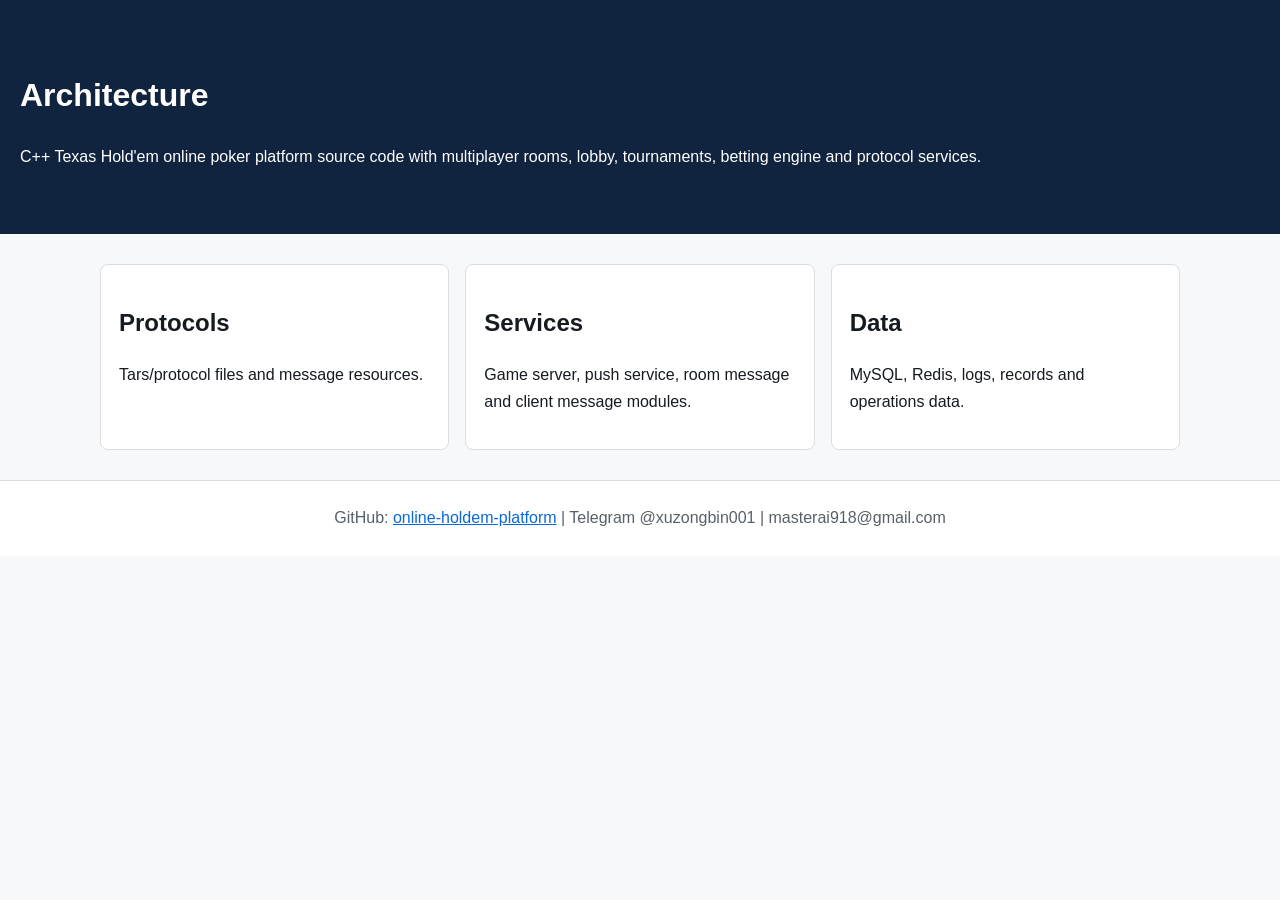
<file: docs/architecture.html>
<!doctype html>
<html lang="en">
<head>
  <meta charset="utf-8">
  <meta name="viewport" content="width=device-width, initial-scale=1">
  <title>Architecture - C++ Poker Server</title>
  <meta name="description" content="Texas Hold'em online poker platform source code with C++ game server, real-time multiplayer rooms, lobby, tournaments, betting engine, protocols and push service.">
  <style>
body{font-family:Arial,"Microsoft YaHei",sans-serif;margin:0;color:#161b22;background:#f6f8fa;line-height:1.65}
header{background:#10233f;color:white;padding:48px 20px}
main{max-width:1080px;margin:0 auto;padding:30px 20px}
.grid{display:grid;grid-template-columns:repeat(auto-fit,minmax(230px,1fr));gap:16px}
.card{background:white;border:1px solid #d8dee4;border-radius:8px;padding:18px}
.tag{display:inline-block;background:#eaf2ff;border:1px solid #c6dbff;border-radius:999px;padding:5px 9px;margin:3px}
a{color:#0969da}footer{padding:24px 20px;text-align:center;color:#57606a;background:white;border-top:1px solid #d8dee4}
</style>
</head>
<body>
  <header><h1>Architecture</h1><p>C++ Texas Hold'em online poker platform source code with multiplayer rooms, lobby, tournaments, betting engine and protocol services.</p></header>
  <main><div class="grid"><div class="card"><h2>Protocols</h2><p>Tars/protocol files and message resources.</p></div><div class="card"><h2>Services</h2><p>Game server, push service, room message and client message modules.</p></div><div class="card"><h2>Data</h2><p>MySQL, Redis, logs, records and operations data.</p></div></div></main>
  <footer>GitHub: <a href="https://github.com/deeptexas-ai/online-holdem-platform">online-holdem-platform</a> | Telegram @xuzongbin001 | masterai918@gmail.com</footer>
</body>
</html>
</file>
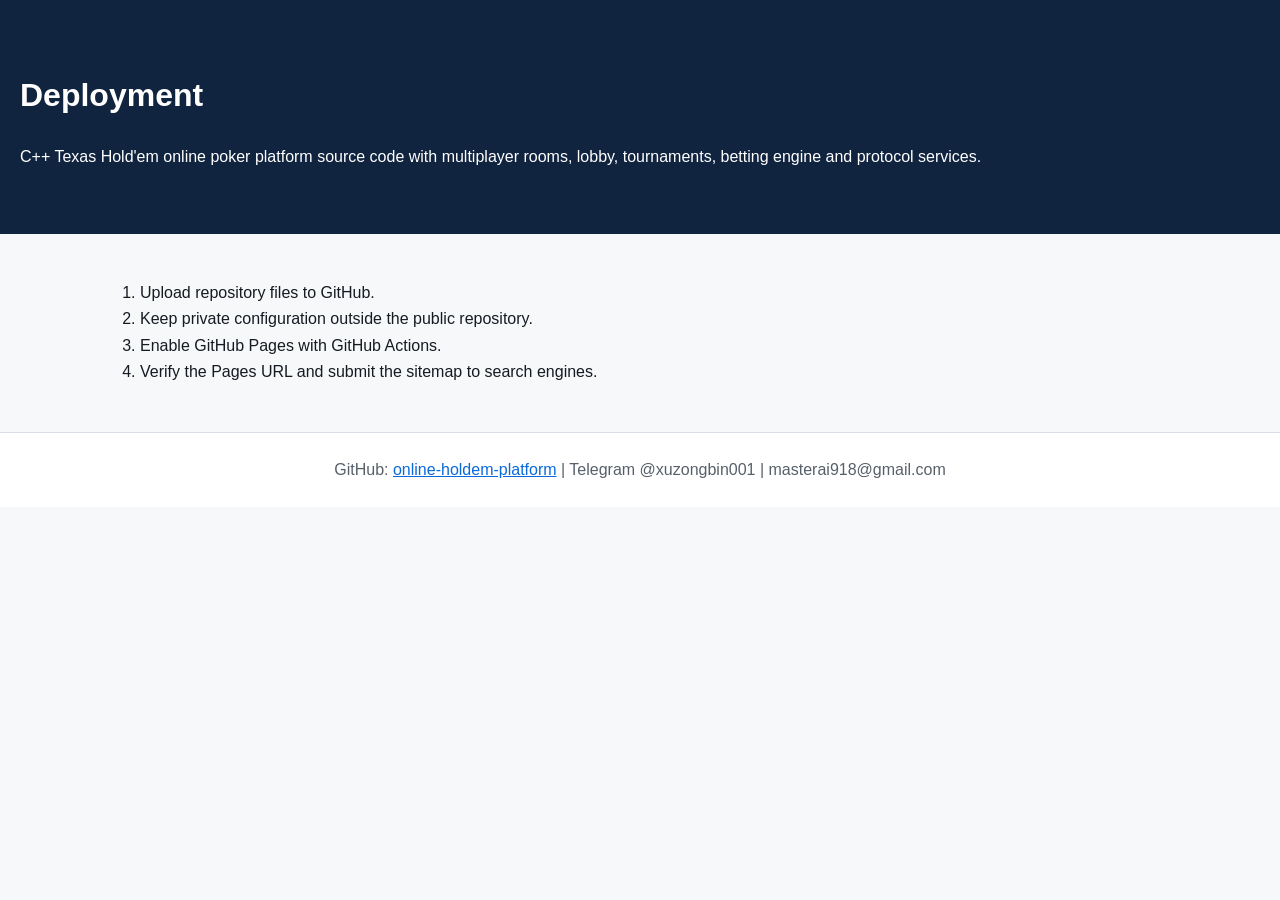
<file: docs/deployment.html>
<!doctype html>
<html lang="en">
<head>
  <meta charset="utf-8">
  <meta name="viewport" content="width=device-width, initial-scale=1">
  <title>Deployment - Online Poker Platform</title>
  <meta name="description" content="Texas Hold'em online poker platform source code with C++ game server, real-time multiplayer rooms, lobby, tournaments, betting engine, protocols and push service.">
  <style>
body{font-family:Arial,"Microsoft YaHei",sans-serif;margin:0;color:#161b22;background:#f6f8fa;line-height:1.65}
header{background:#10233f;color:white;padding:48px 20px}
main{max-width:1080px;margin:0 auto;padding:30px 20px}
.grid{display:grid;grid-template-columns:repeat(auto-fit,minmax(230px,1fr));gap:16px}
.card{background:white;border:1px solid #d8dee4;border-radius:8px;padding:18px}
.tag{display:inline-block;background:#eaf2ff;border:1px solid #c6dbff;border-radius:999px;padding:5px 9px;margin:3px}
a{color:#0969da}footer{padding:24px 20px;text-align:center;color:#57606a;background:white;border-top:1px solid #d8dee4}
</style>
</head>
<body>
  <header><h1>Deployment</h1><p>C++ Texas Hold'em online poker platform source code with multiplayer rooms, lobby, tournaments, betting engine and protocol services.</p></header>
  <main><ol><li>Upload repository files to GitHub.</li><li>Keep private configuration outside the public repository.</li><li>Enable GitHub Pages with GitHub Actions.</li><li>Verify the Pages URL and submit the sitemap to search engines.</li></ol></main>
  <footer>GitHub: <a href="https://github.com/deeptexas-ai/online-holdem-platform">online-holdem-platform</a> | Telegram @xuzongbin001 | masterai918@gmail.com</footer>
</body>
</html>
</file>
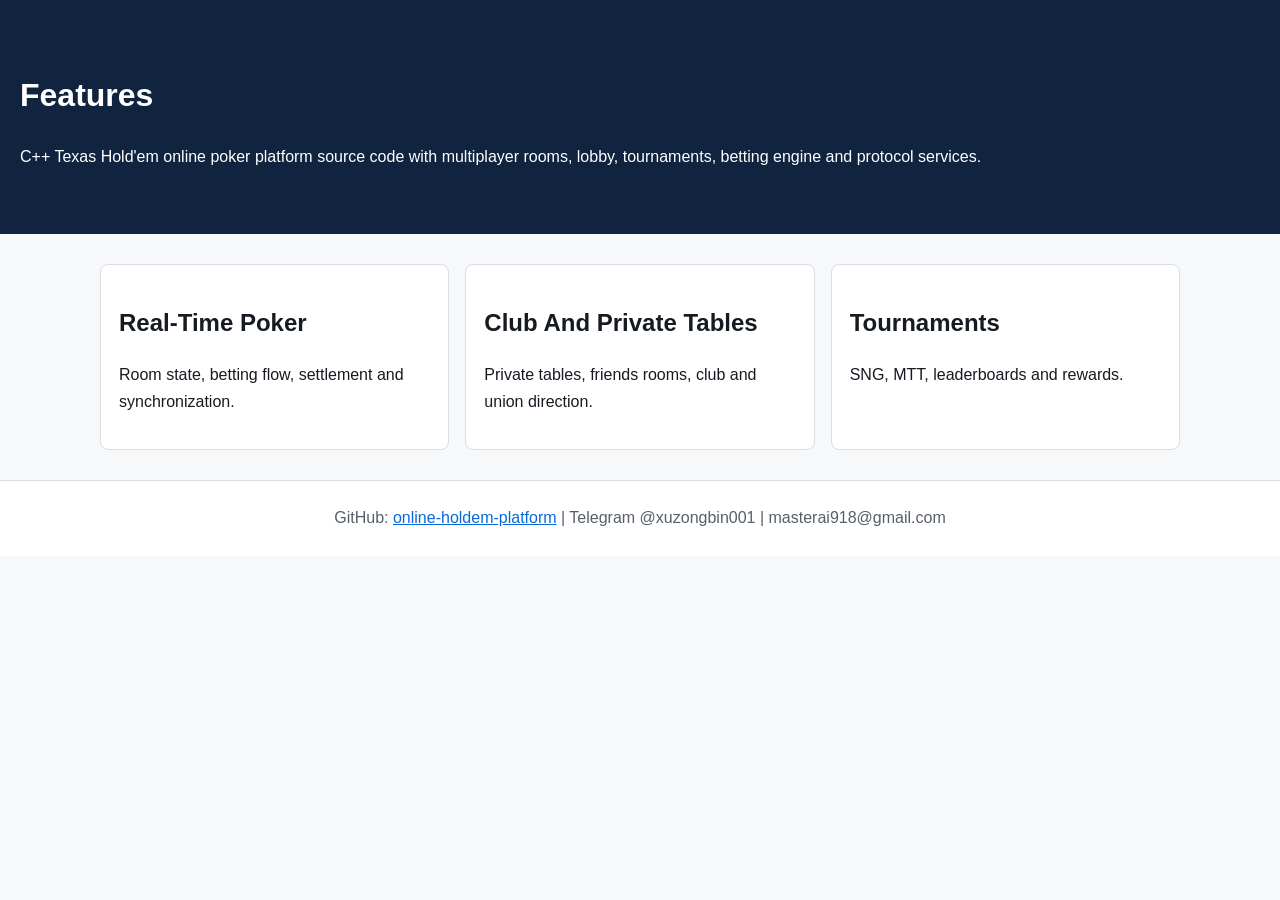
<file: docs/features.html>
<!doctype html>
<html lang="en">
<head>
  <meta charset="utf-8">
  <meta name="viewport" content="width=device-width, initial-scale=1">
  <title>Features - Online Holdem Platform</title>
  <meta name="description" content="Texas Hold'em online poker platform source code with C++ game server, real-time multiplayer rooms, lobby, tournaments, betting engine, protocols and push service.">
  <style>
body{font-family:Arial,"Microsoft YaHei",sans-serif;margin:0;color:#161b22;background:#f6f8fa;line-height:1.65}
header{background:#10233f;color:white;padding:48px 20px}
main{max-width:1080px;margin:0 auto;padding:30px 20px}
.grid{display:grid;grid-template-columns:repeat(auto-fit,minmax(230px,1fr));gap:16px}
.card{background:white;border:1px solid #d8dee4;border-radius:8px;padding:18px}
.tag{display:inline-block;background:#eaf2ff;border:1px solid #c6dbff;border-radius:999px;padding:5px 9px;margin:3px}
a{color:#0969da}footer{padding:24px 20px;text-align:center;color:#57606a;background:white;border-top:1px solid #d8dee4}
</style>
</head>
<body>
  <header><h1>Features</h1><p>C++ Texas Hold'em online poker platform source code with multiplayer rooms, lobby, tournaments, betting engine and protocol services.</p></header>
  <main><div class="grid"><div class="card"><h2>Real-Time Poker</h2><p>Room state, betting flow, settlement and synchronization.</p></div><div class="card"><h2>Club And Private Tables</h2><p>Private tables, friends rooms, club and union direction.</p></div><div class="card"><h2>Tournaments</h2><p>SNG, MTT, leaderboards and rewards.</p></div></div></main>
  <footer>GitHub: <a href="https://github.com/deeptexas-ai/online-holdem-platform">online-holdem-platform</a> | Telegram @xuzongbin001 | masterai918@gmail.com</footer>
</body>
</html>
</file>
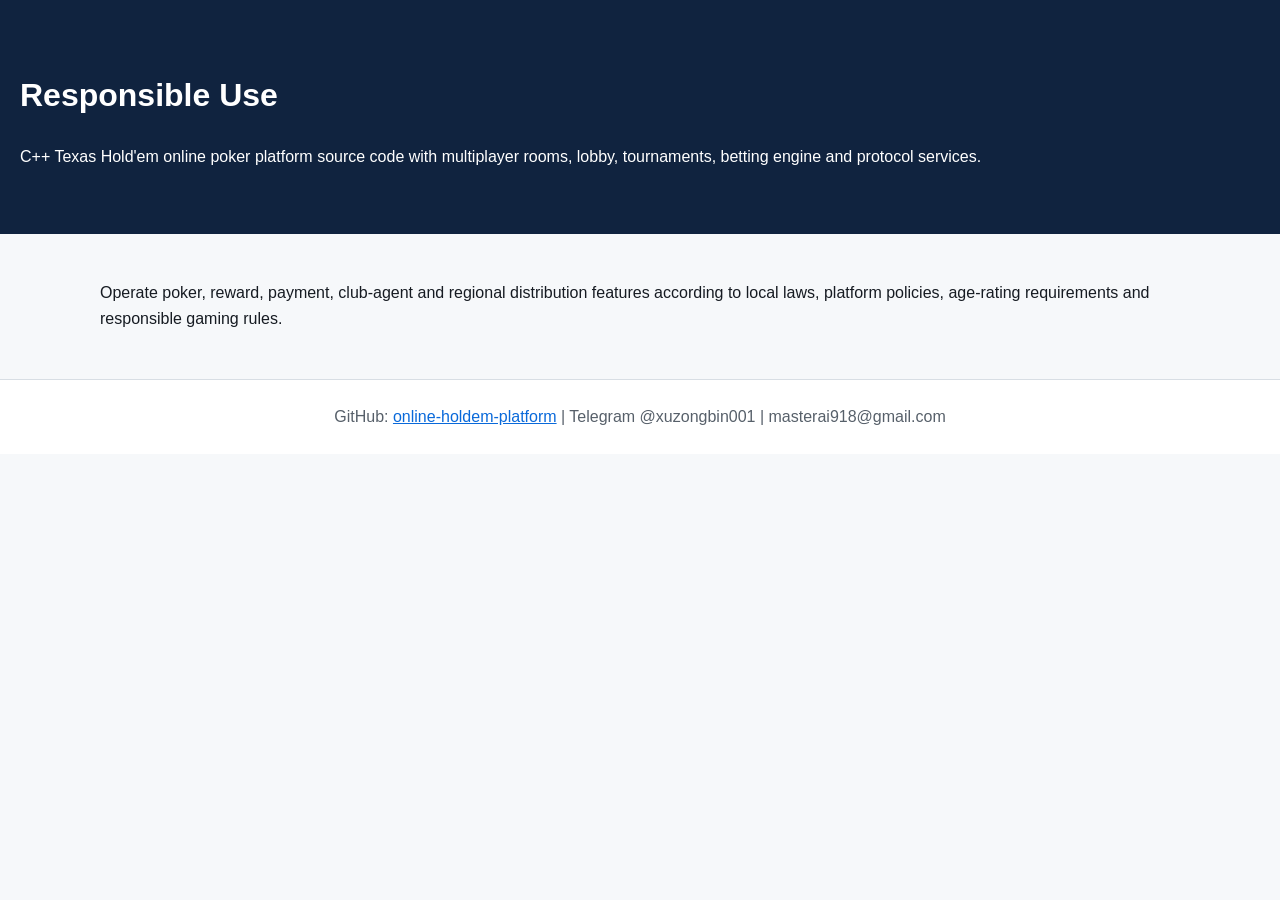
<file: docs/responsible-use.html>
<!doctype html>
<html lang="en">
<head>
  <meta charset="utf-8">
  <meta name="viewport" content="width=device-width, initial-scale=1">
  <title>Responsible Use - Online Poker Software</title>
  <meta name="description" content="Texas Hold'em online poker platform source code with C++ game server, real-time multiplayer rooms, lobby, tournaments, betting engine, protocols and push service.">
  <style>
body{font-family:Arial,"Microsoft YaHei",sans-serif;margin:0;color:#161b22;background:#f6f8fa;line-height:1.65}
header{background:#10233f;color:white;padding:48px 20px}
main{max-width:1080px;margin:0 auto;padding:30px 20px}
.grid{display:grid;grid-template-columns:repeat(auto-fit,minmax(230px,1fr));gap:16px}
.card{background:white;border:1px solid #d8dee4;border-radius:8px;padding:18px}
.tag{display:inline-block;background:#eaf2ff;border:1px solid #c6dbff;border-radius:999px;padding:5px 9px;margin:3px}
a{color:#0969da}footer{padding:24px 20px;text-align:center;color:#57606a;background:white;border-top:1px solid #d8dee4}
</style>
</head>
<body>
  <header><h1>Responsible Use</h1><p>C++ Texas Hold'em online poker platform source code with multiplayer rooms, lobby, tournaments, betting engine and protocol services.</p></header>
  <main><p>Operate poker, reward, payment, club-agent and regional distribution features according to local laws, platform policies, age-rating requirements and responsible gaming rules.</p></main>
  <footer>GitHub: <a href="https://github.com/deeptexas-ai/online-holdem-platform">online-holdem-platform</a> | Telegram @xuzongbin001 | masterai918@gmail.com</footer>
</body>
</html>
</file>
<file: docs/assets/style.css>
:root{--ink:#111315;--paper:#f5f3ee;--white:#fff;--gold:#d5a94d;--teal:#127c78;--red:#a33840;--muted:#676c70;--line:#d9d4ca;--max:1180px}*{box-sizing:border-box}html{scroll-behavior:smooth}body{margin:0;background:var(--paper);color:var(--ink);font-family:Inter,"Noto Sans SC","Noto Sans TC",system-ui,-apple-system,"Segoe UI",sans-serif;line-height:1.7}a{color:var(--teal);text-underline-offset:3px}img{display:block;max-width:100%}.wrap{width:min(var(--max),calc(100% - 40px));margin:auto}.topbar{position:sticky;top:0;z-index:10;background:rgba(17,19,21,.95);color:#fff;backdrop-filter:blur(12px)}.topbar .wrap{min-height:64px;display:flex;align-items:center;justify-content:space-between;gap:20px}.brand{font-weight:800;color:#fff;text-decoration:none}.nav{display:flex;gap:18px;align-items:center;flex-wrap:wrap}.nav a{color:#fff;text-decoration:none;font-size:.9rem}.hero{min-height:640px;display:grid;align-items:end;color:#fff;background:linear-gradient(90deg,rgba(8,10,11,.94),rgba(8,10,11,.68) 52%,rgba(8,10,11,.2)),url("screenshots/5555.jpg") center 42%/cover no-repeat}.hero-inner{max-width:760px;padding:92px 0 78px}.eyebrow{margin:0 0 12px;color:var(--gold);font-size:.77rem;font-weight:800;text-transform:uppercase;letter-spacing:.1em}.hero h1{margin:0;max-width:750px;font-size:clamp(2.4rem,5.2vw,5rem);line-height:1.06;letter-spacing:0}.hero p{max-width:690px;font-size:1.13rem;color:#ececec}.actions{display:flex;gap:12px;flex-wrap:wrap;margin-top:28px}.button{display:inline-flex;align-items:center;justify-content:center;min-height:46px;padding:0 18px;border-radius:4px;background:var(--gold);border:1px solid var(--gold);color:#111;text-decoration:none;font-weight:800}.button.alt{background:transparent;border-color:#fff;color:#fff}.section{padding:82px 0}.section.white{background:#fff}.section.dark{background:var(--ink);color:#fff}.section h2{max-width:850px;margin:0 0 15px;font-size:clamp(1.85rem,3.1vw,3rem);line-height:1.2;letter-spacing:0}.lead{max-width:860px;margin:0 0 38px;color:var(--muted);font-size:1.06rem}.dark .lead{color:#c5c8ca}.feature-grid{display:grid;grid-template-columns:repeat(3,1fr);gap:1px;background:var(--line);border:1px solid var(--line)}.feature{min-height:215px;padding:28px;background:#fff}.feature b{display:block;color:var(--teal);font-size:.76rem;text-transform:uppercase;letter-spacing:.08em}.feature h3{margin:9px 0;font-size:1.24rem}.story{display:grid;grid-template-columns:1.08fr .92fr;gap:52px;align-items:center;margin:66px 0}.story.reverse{grid-template-columns:.92fr 1.08fr}.story.reverse .media{order:2}.media img{width:100%;max-height:650px;aspect-ratio:4/5;object-fit:cover;object-position:top;border:1px solid #cbc5b9;box-shadow:0 18px 45px rgba(0,0,0,.16)}.story-copy h3{margin:0 0 12px;font-size:clamp(1.55rem,2.5vw,2.3rem);line-height:1.2}.story-copy ul{padding-left:20px}.arch{display:grid;grid-template-columns:repeat(4,1fr);gap:15px}.layer{background:#fff;color:#111;padding:24px;border-top:4px solid var(--teal)}.layer h3{margin:0 0 8px}.gallery{display:grid;grid-template-columns:repeat(3,1fr);gap:18px}.gallery figure{margin:0;background:#fff;border:1px solid var(--line)}.gallery img{width:100%;aspect-ratio:4/5;object-fit:cover;object-position:top}.gallery figcaption{padding:14px 16px}.scope{margin-top:26px;padding:20px 22px;border-left:4px solid var(--red);background:#fff}.contact{display:grid;grid-template-columns:1fr auto;gap:28px;align-items:center;padding:40px;background:var(--teal);color:#fff}.contact h2{margin:0 0 8px}.contact p{margin:0}.contact a{color:#fff}.footer{padding:32px 0;background:#090b0c;color:#aeb1b3;font-size:.9rem}.footer .wrap{display:flex;justify-content:space-between;gap:20px;flex-wrap:wrap}.footer a{color:#fff}@media(max-width:850px){.topbar{position:static}.topbar .wrap{padding:12px 0;flex-direction:column;align-items:flex-start;gap:8px}.hero{min-height:570px;background-position:55% 35%}.feature-grid,.arch,.gallery{grid-template-columns:1fr 1fr}.story,.story.reverse{grid-template-columns:1fr;gap:26px}.story.reverse .media{order:0}.media img{aspect-ratio:4/5}.contact{grid-template-columns:1fr}}@media(max-width:540px){.wrap{width:calc(100% - 24px)}.section{padding:58px 0}.hero{min-height:530px}.hero h1{font-size:2.28rem}.feature-grid,.arch,.gallery{grid-template-columns:1fr}.button{width:100%}.nav{gap:11px}.nav a{font-size:.82rem}.contact{padding:28px 20px}}
</file>
